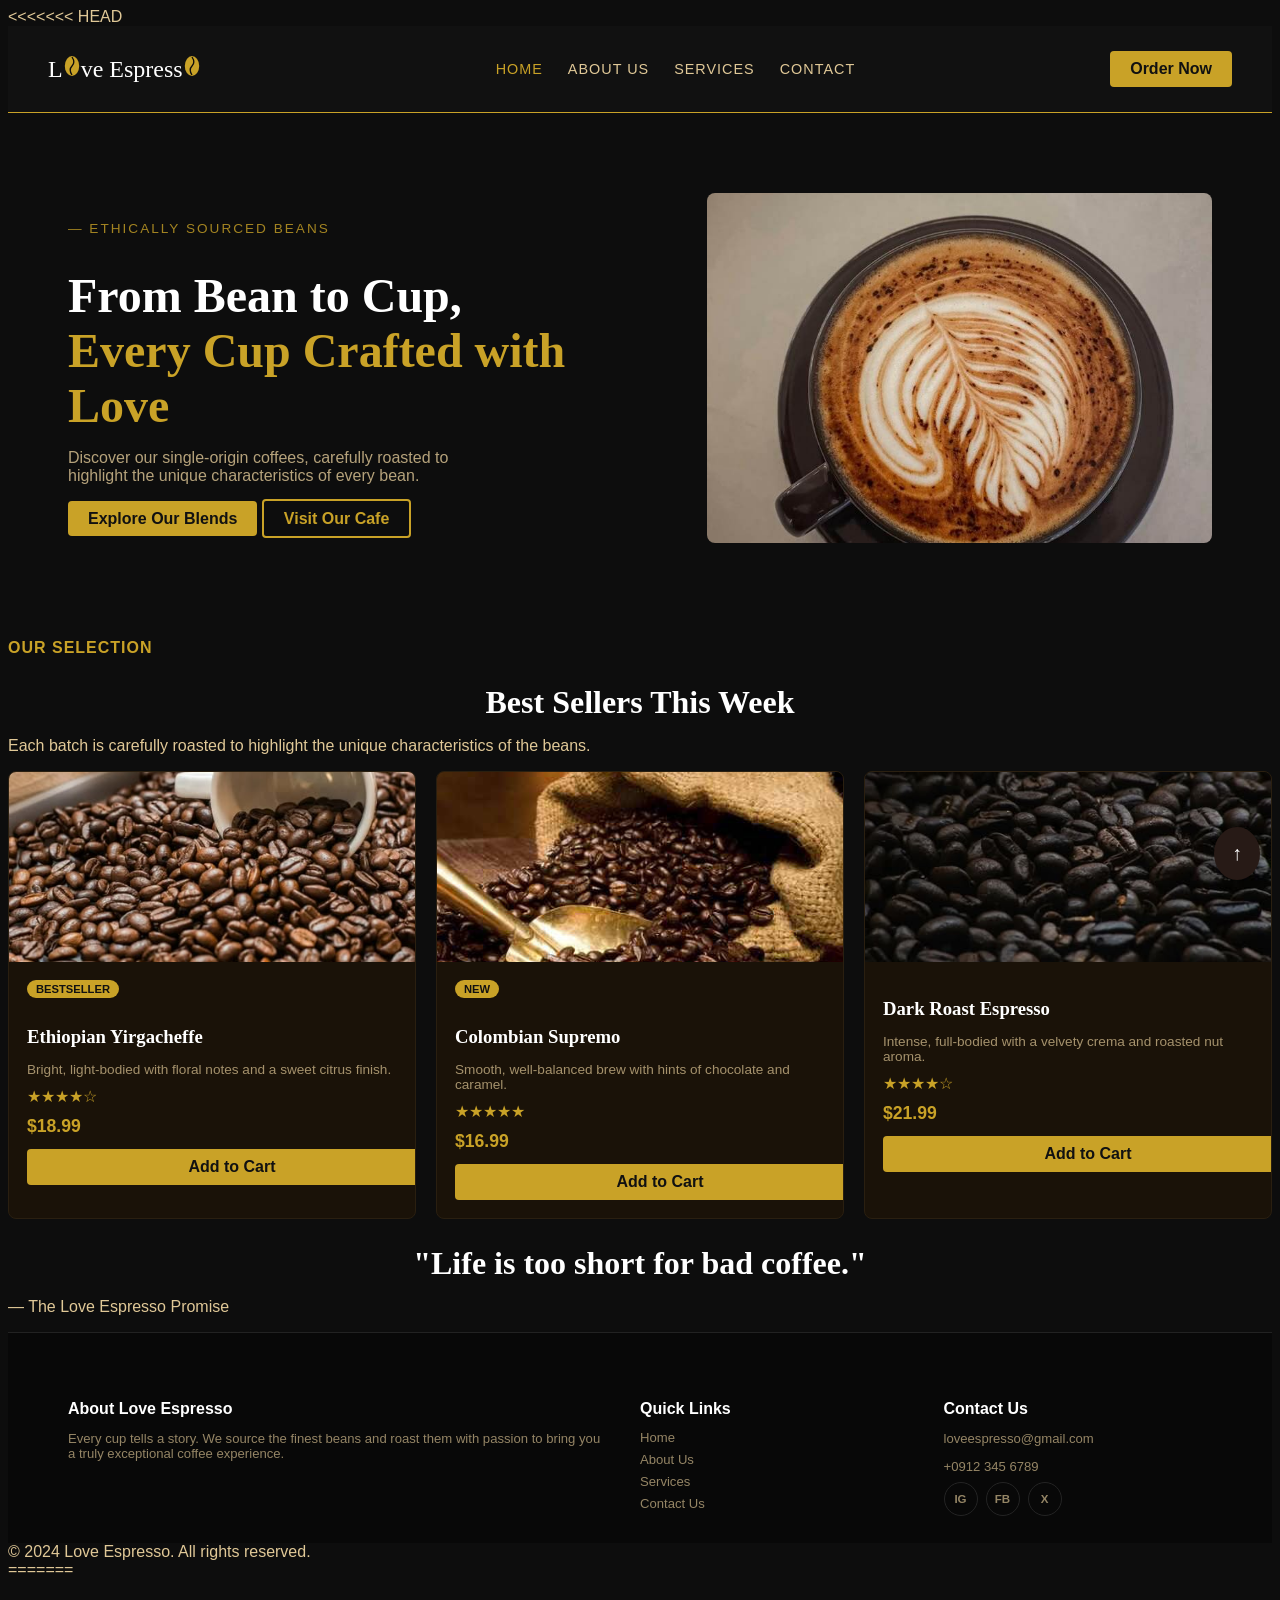
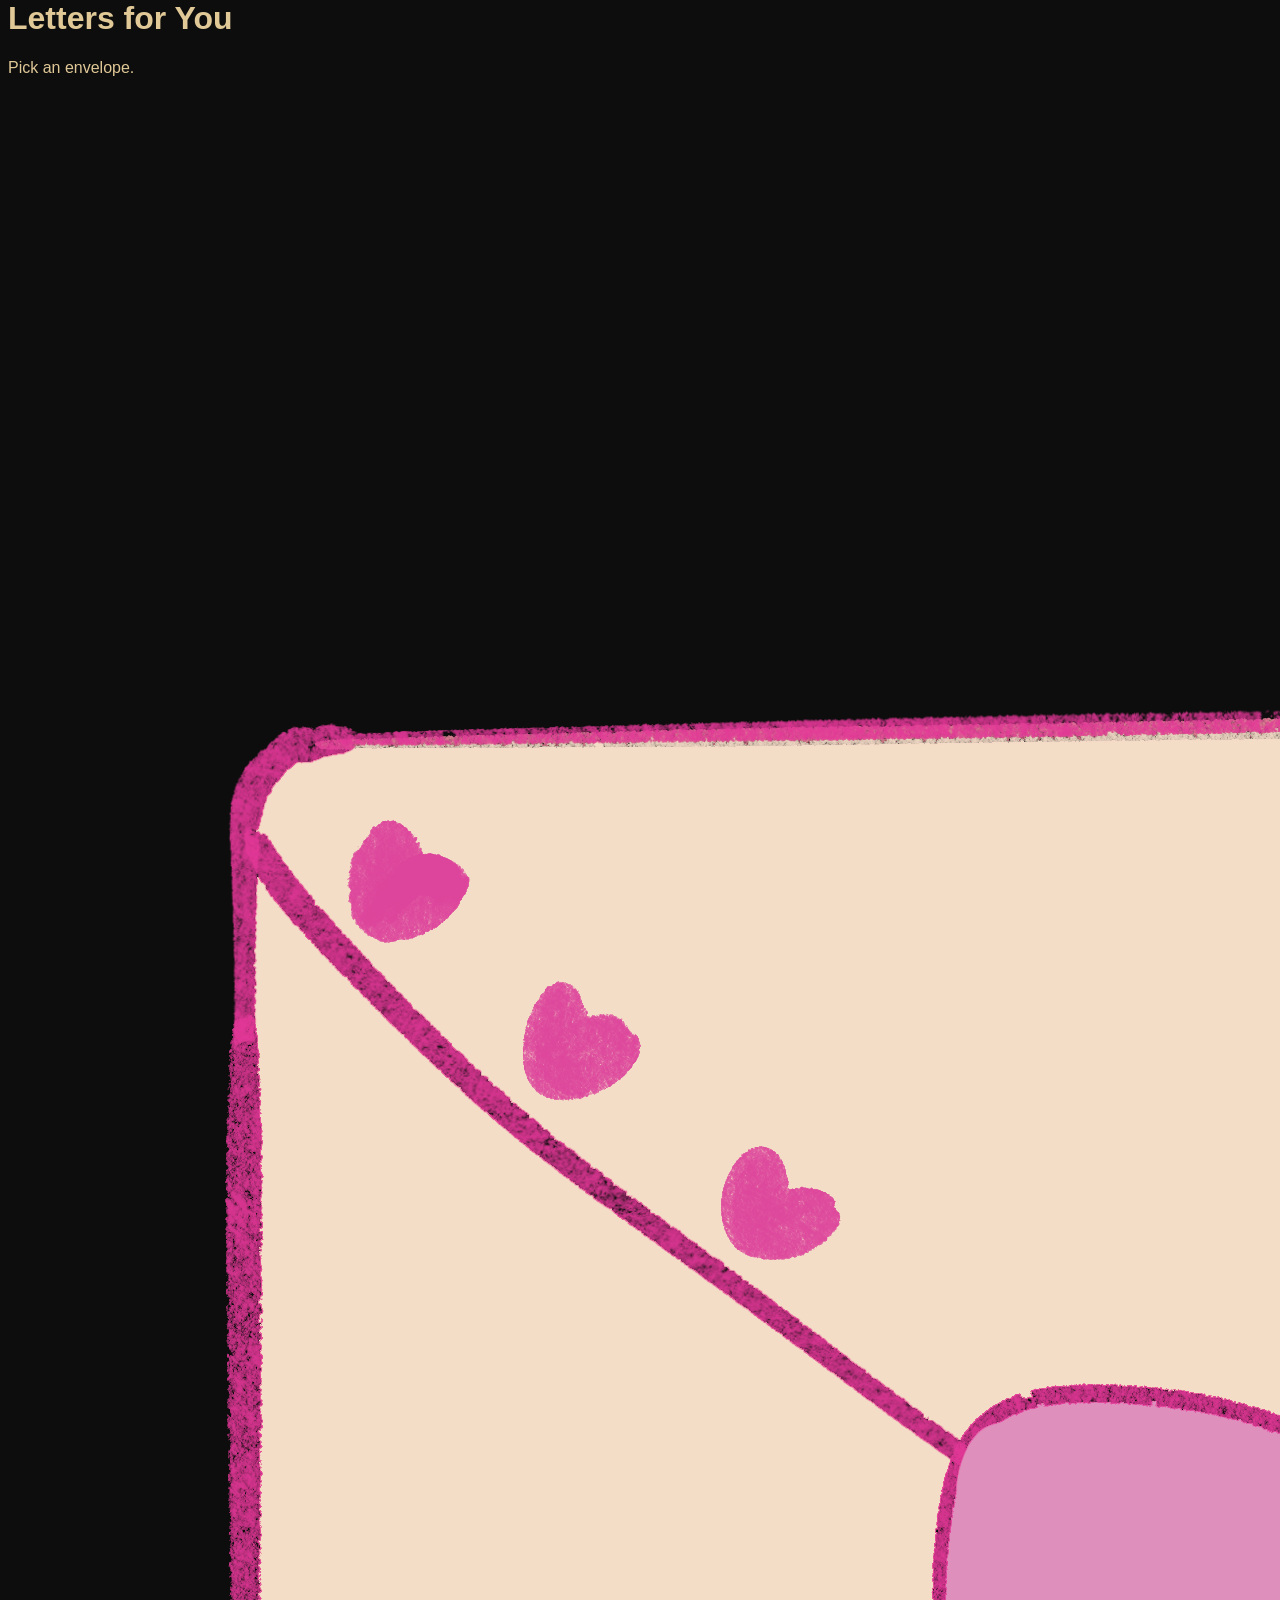
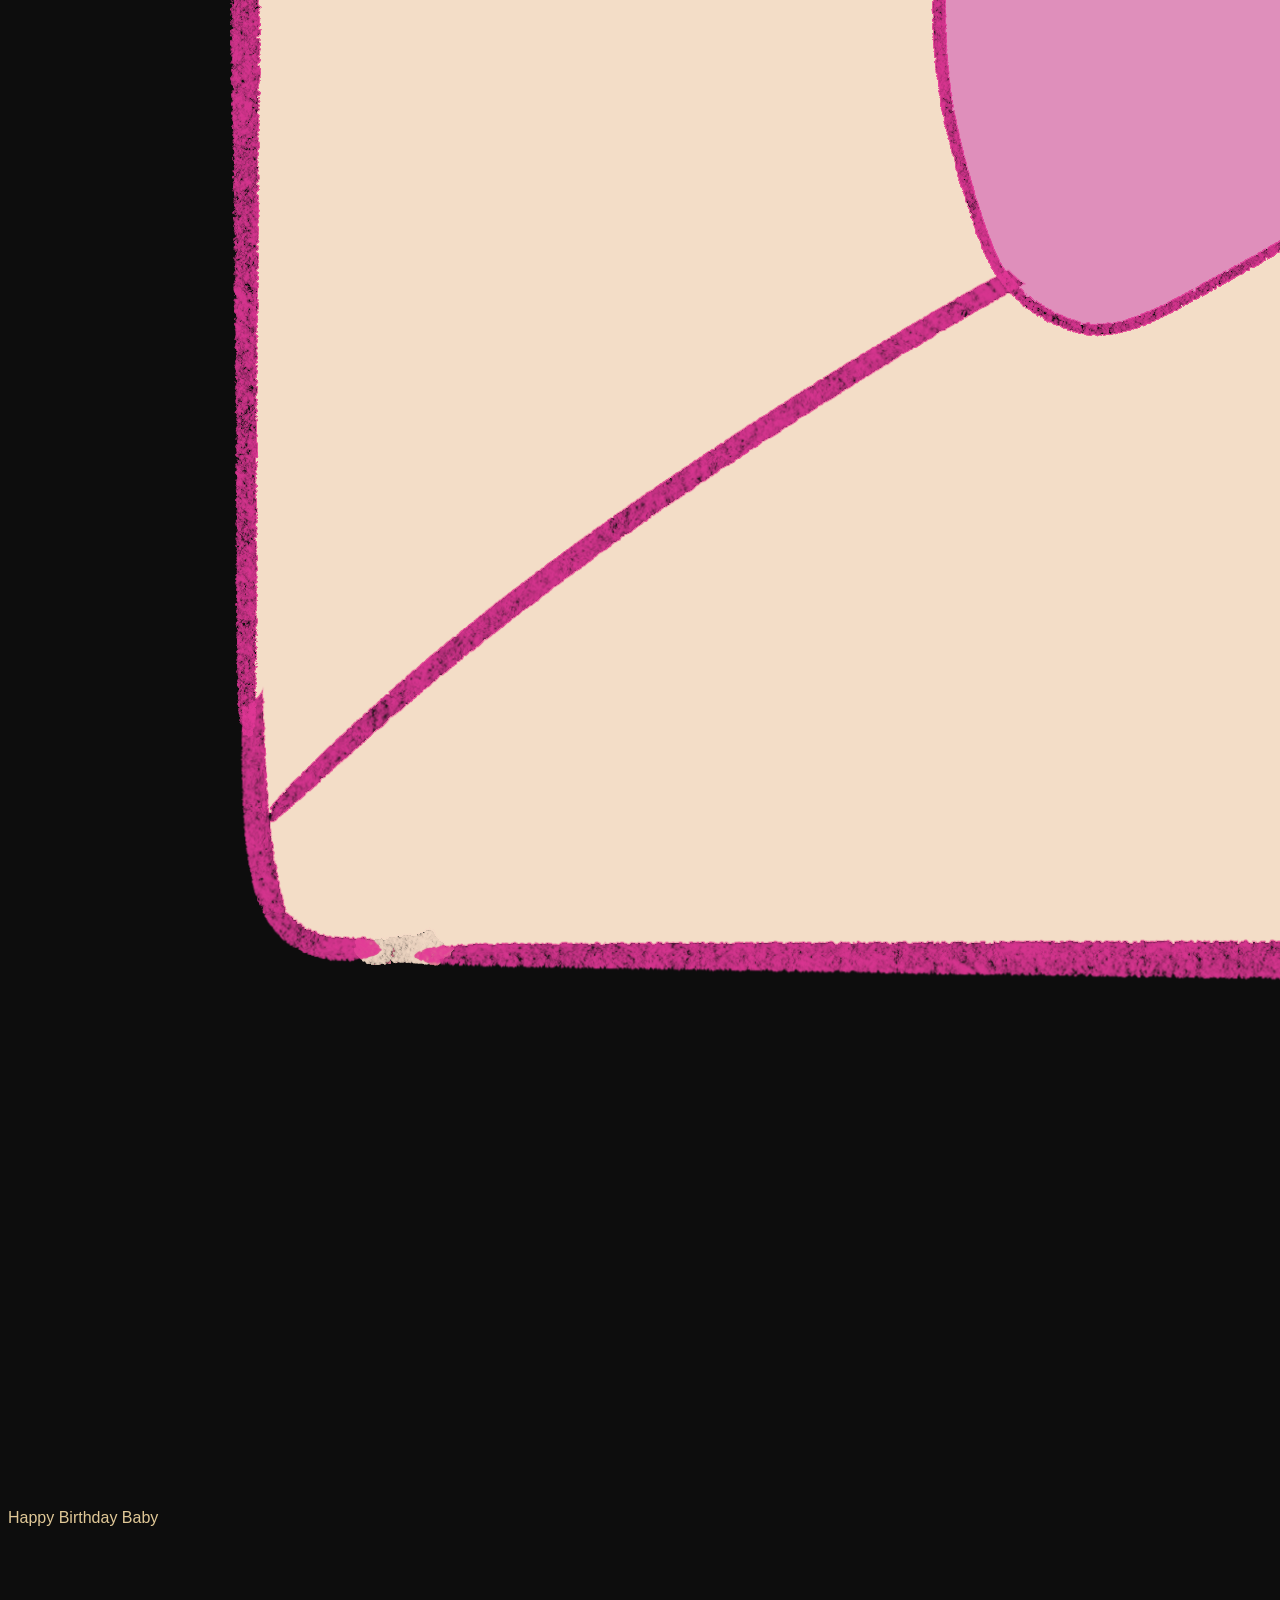
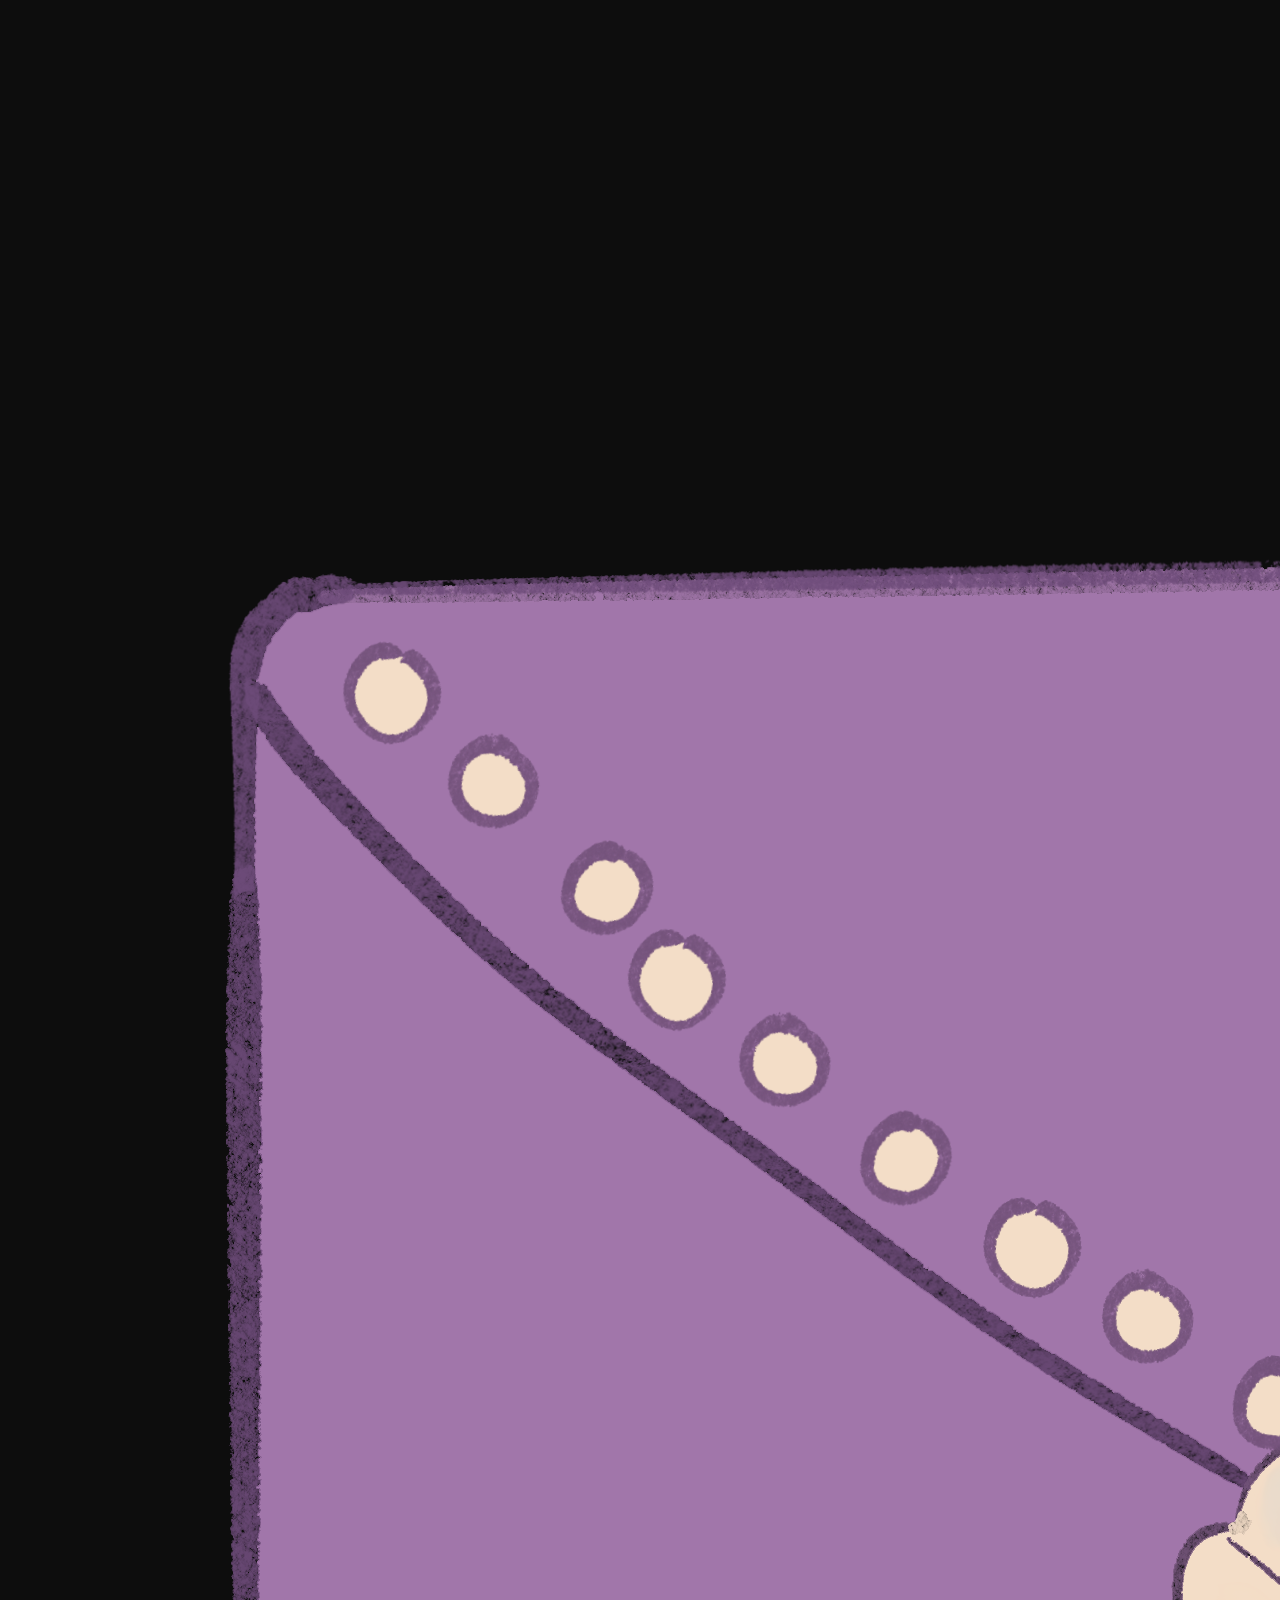
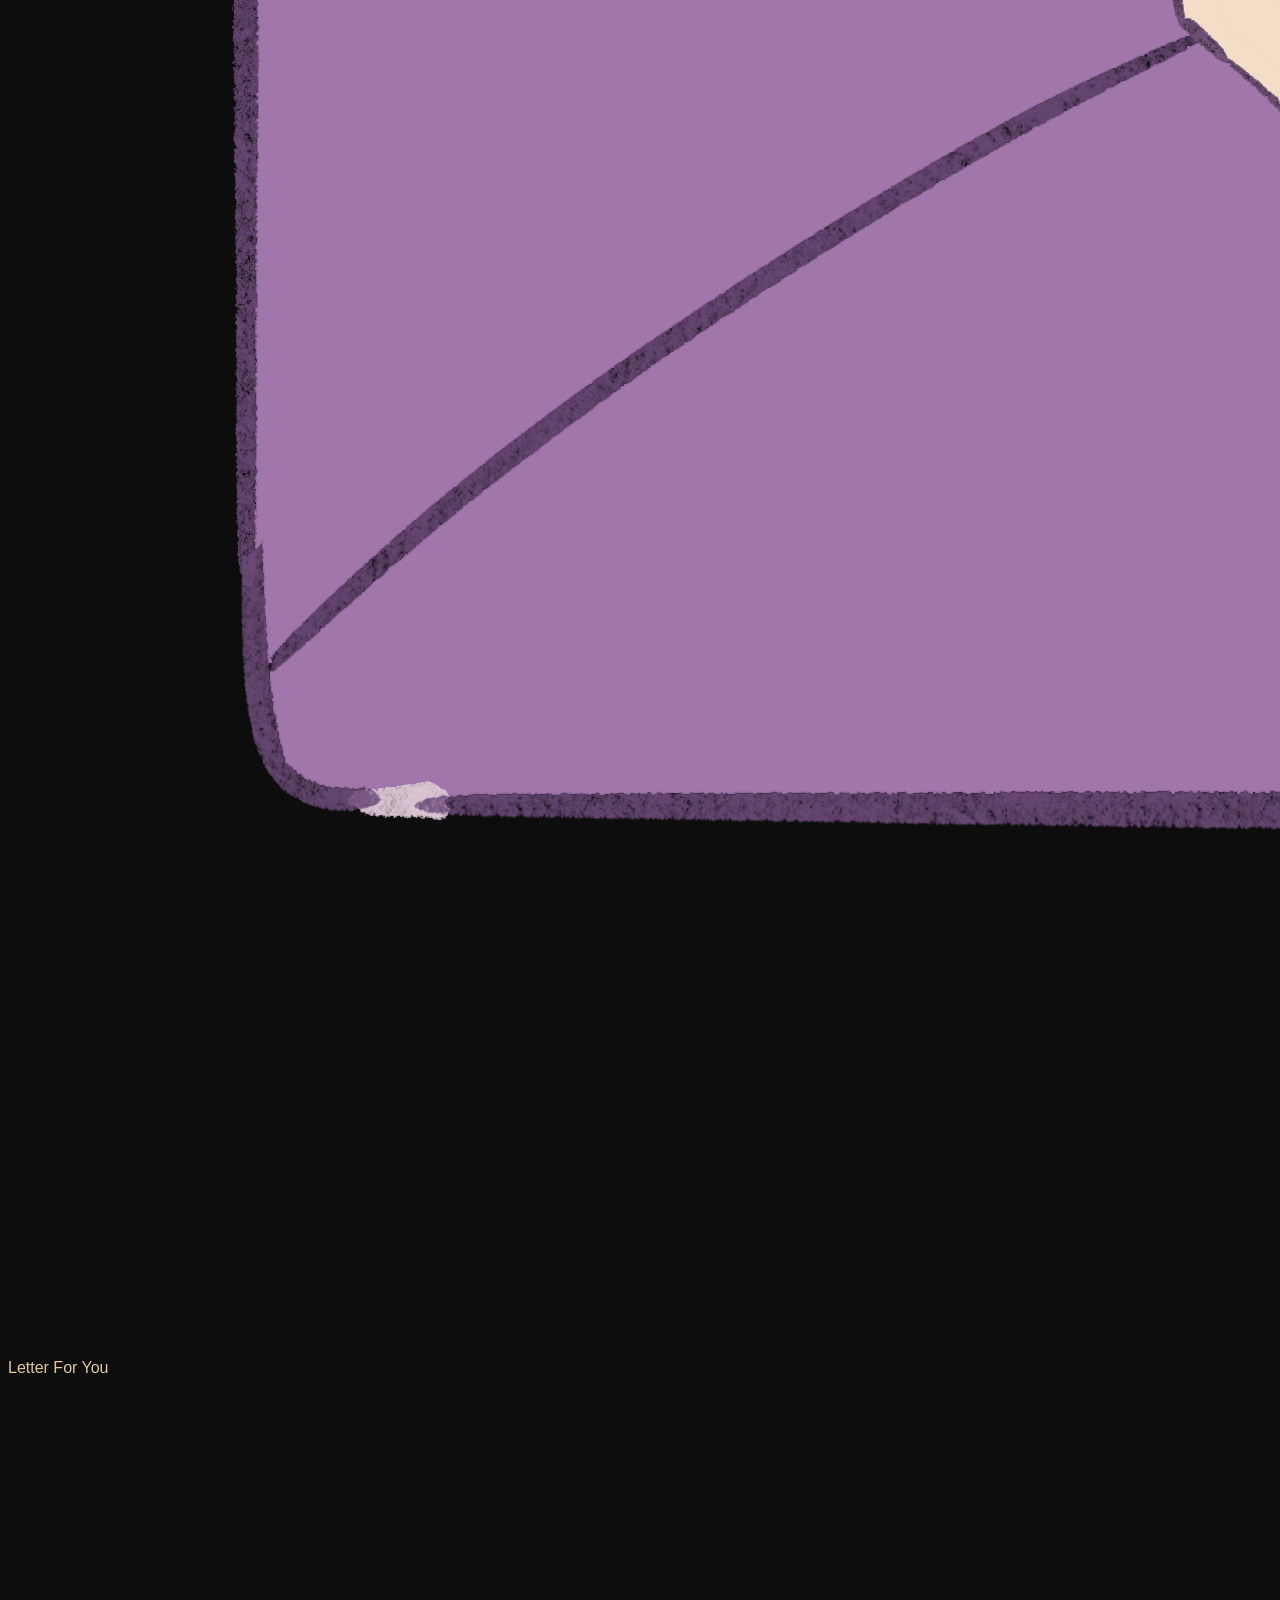
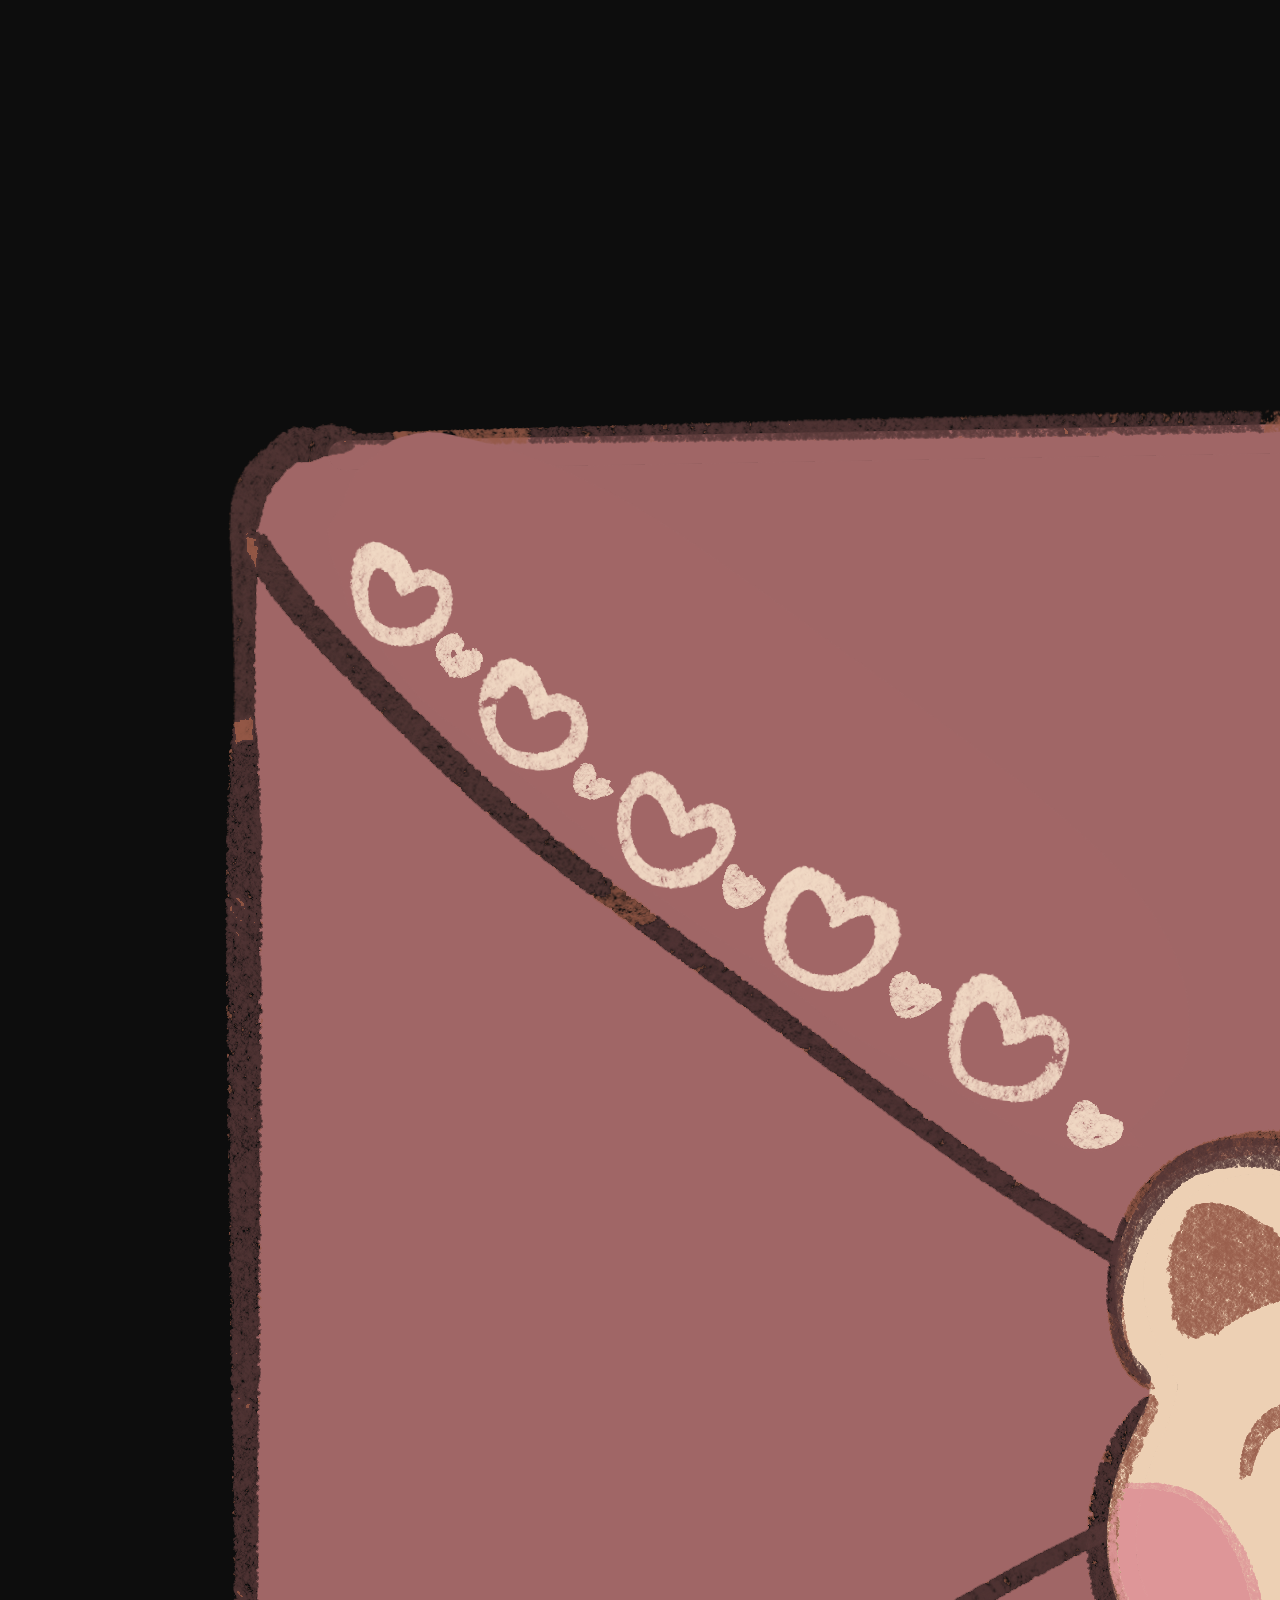
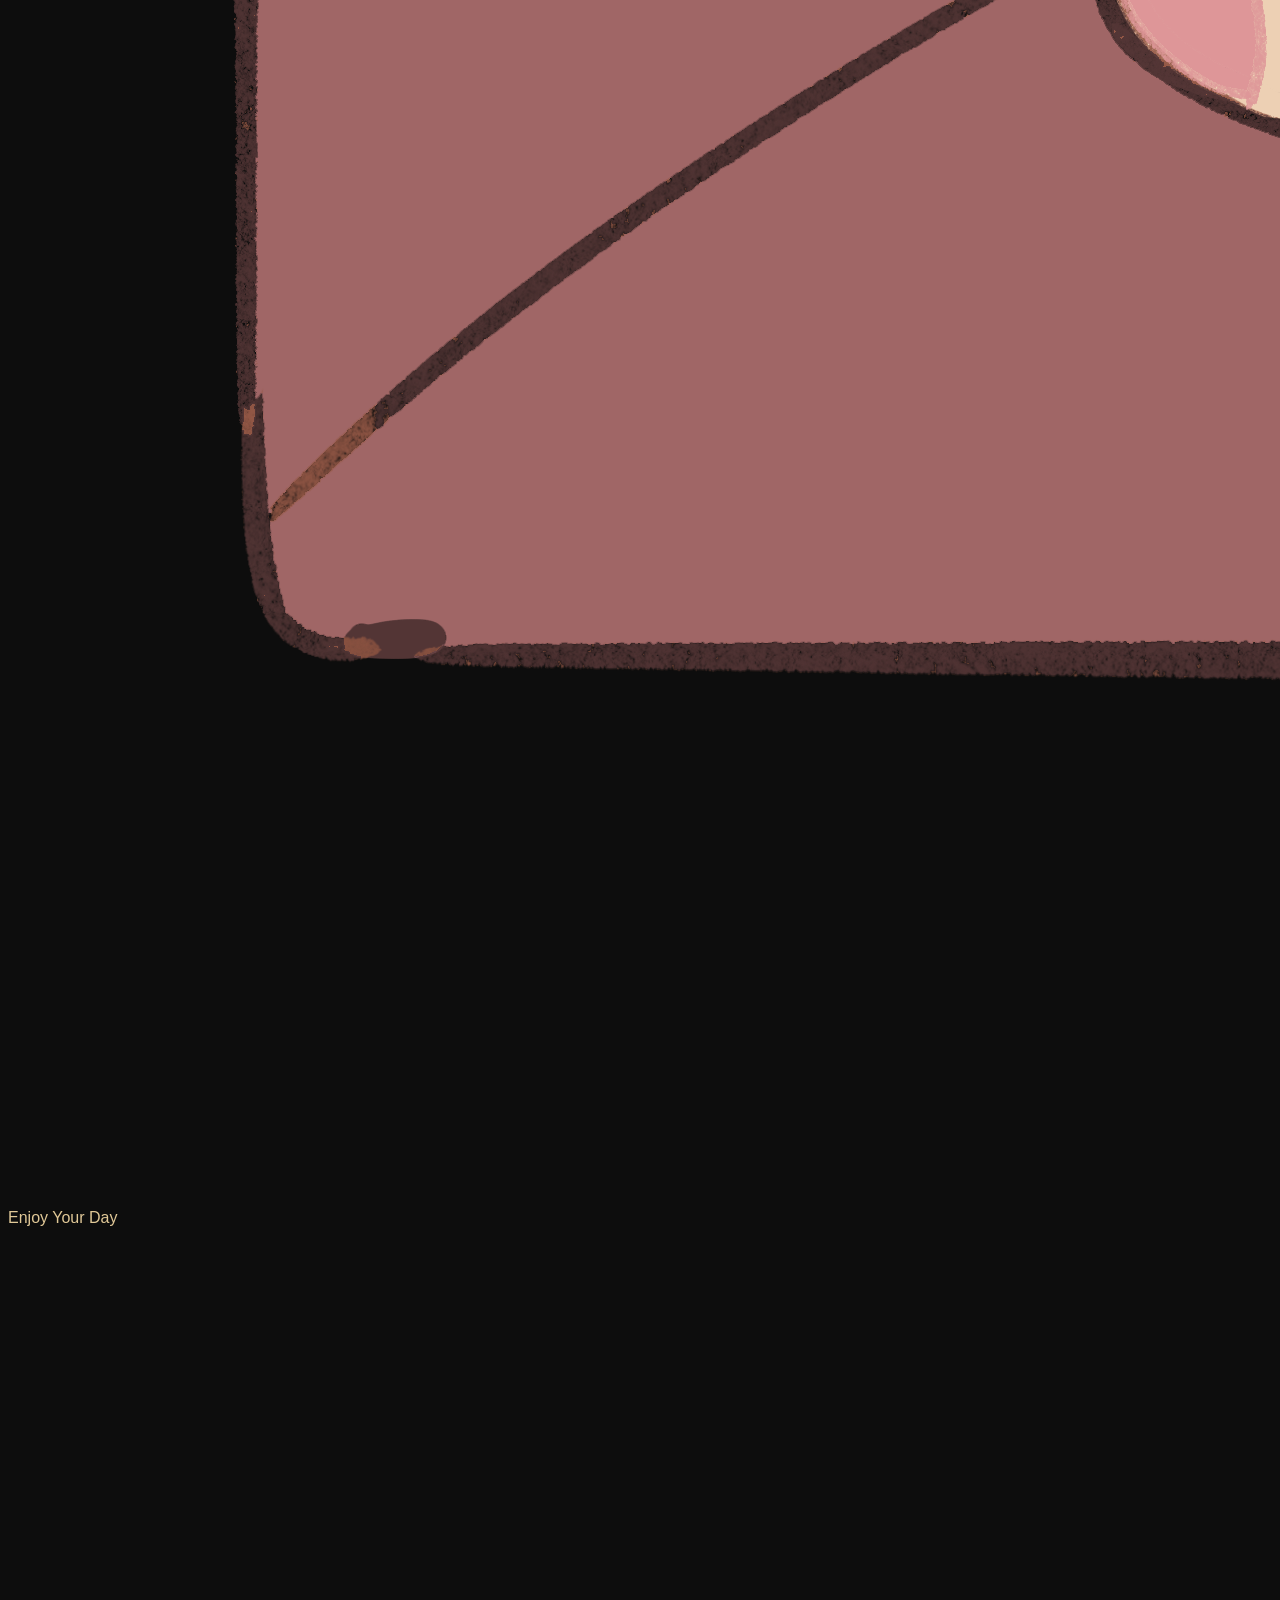
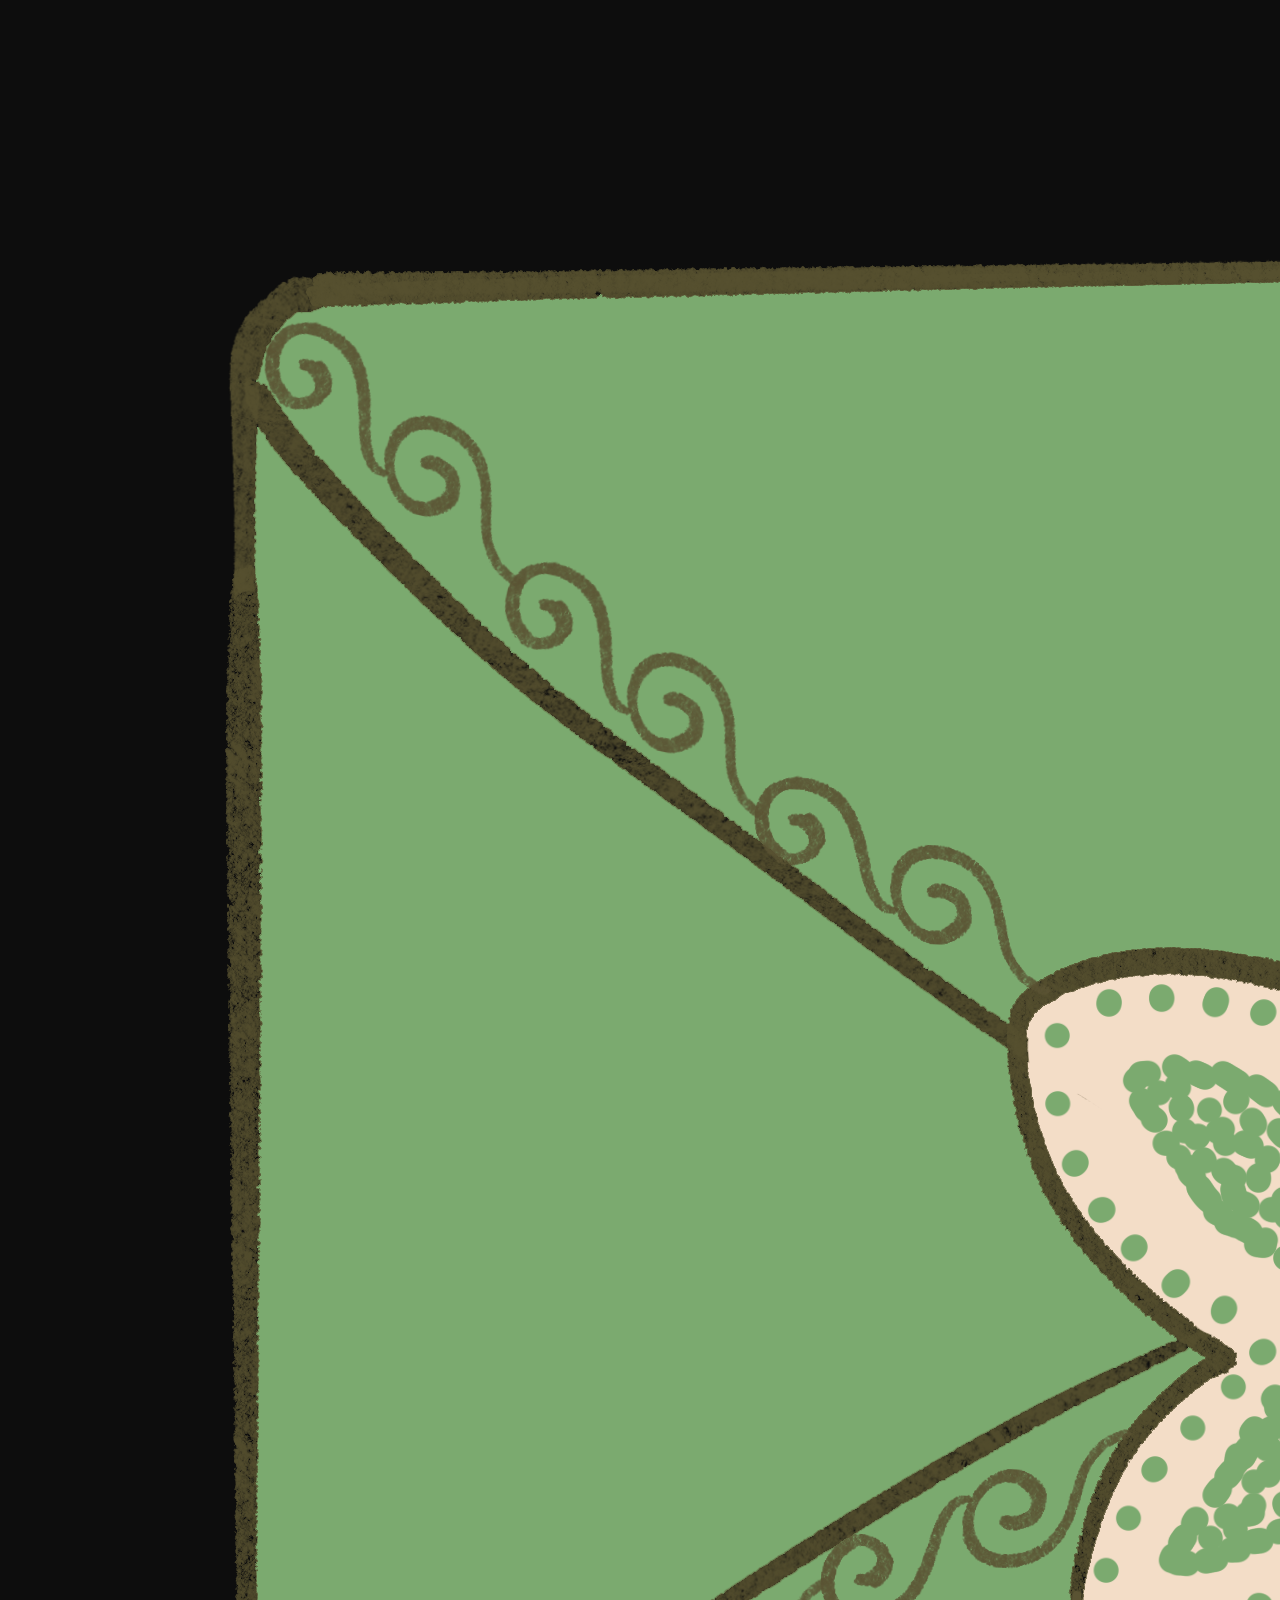
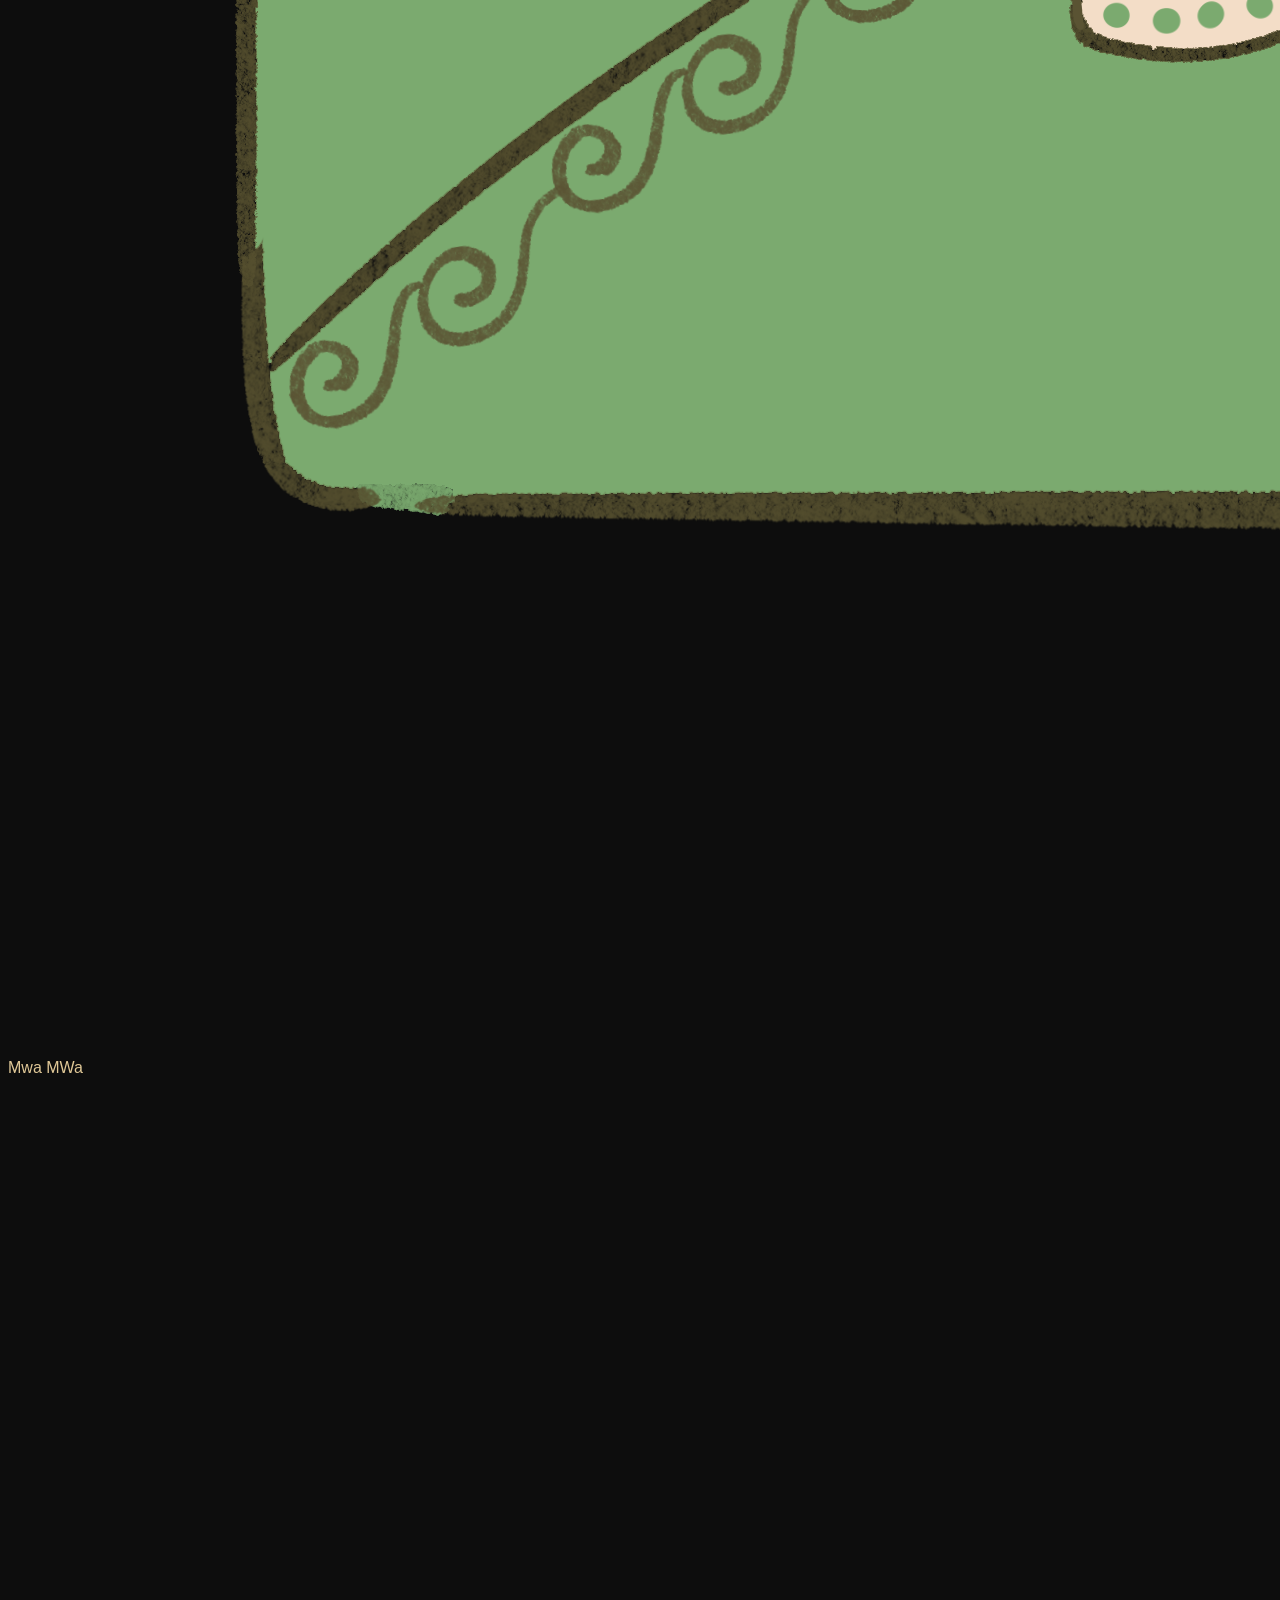
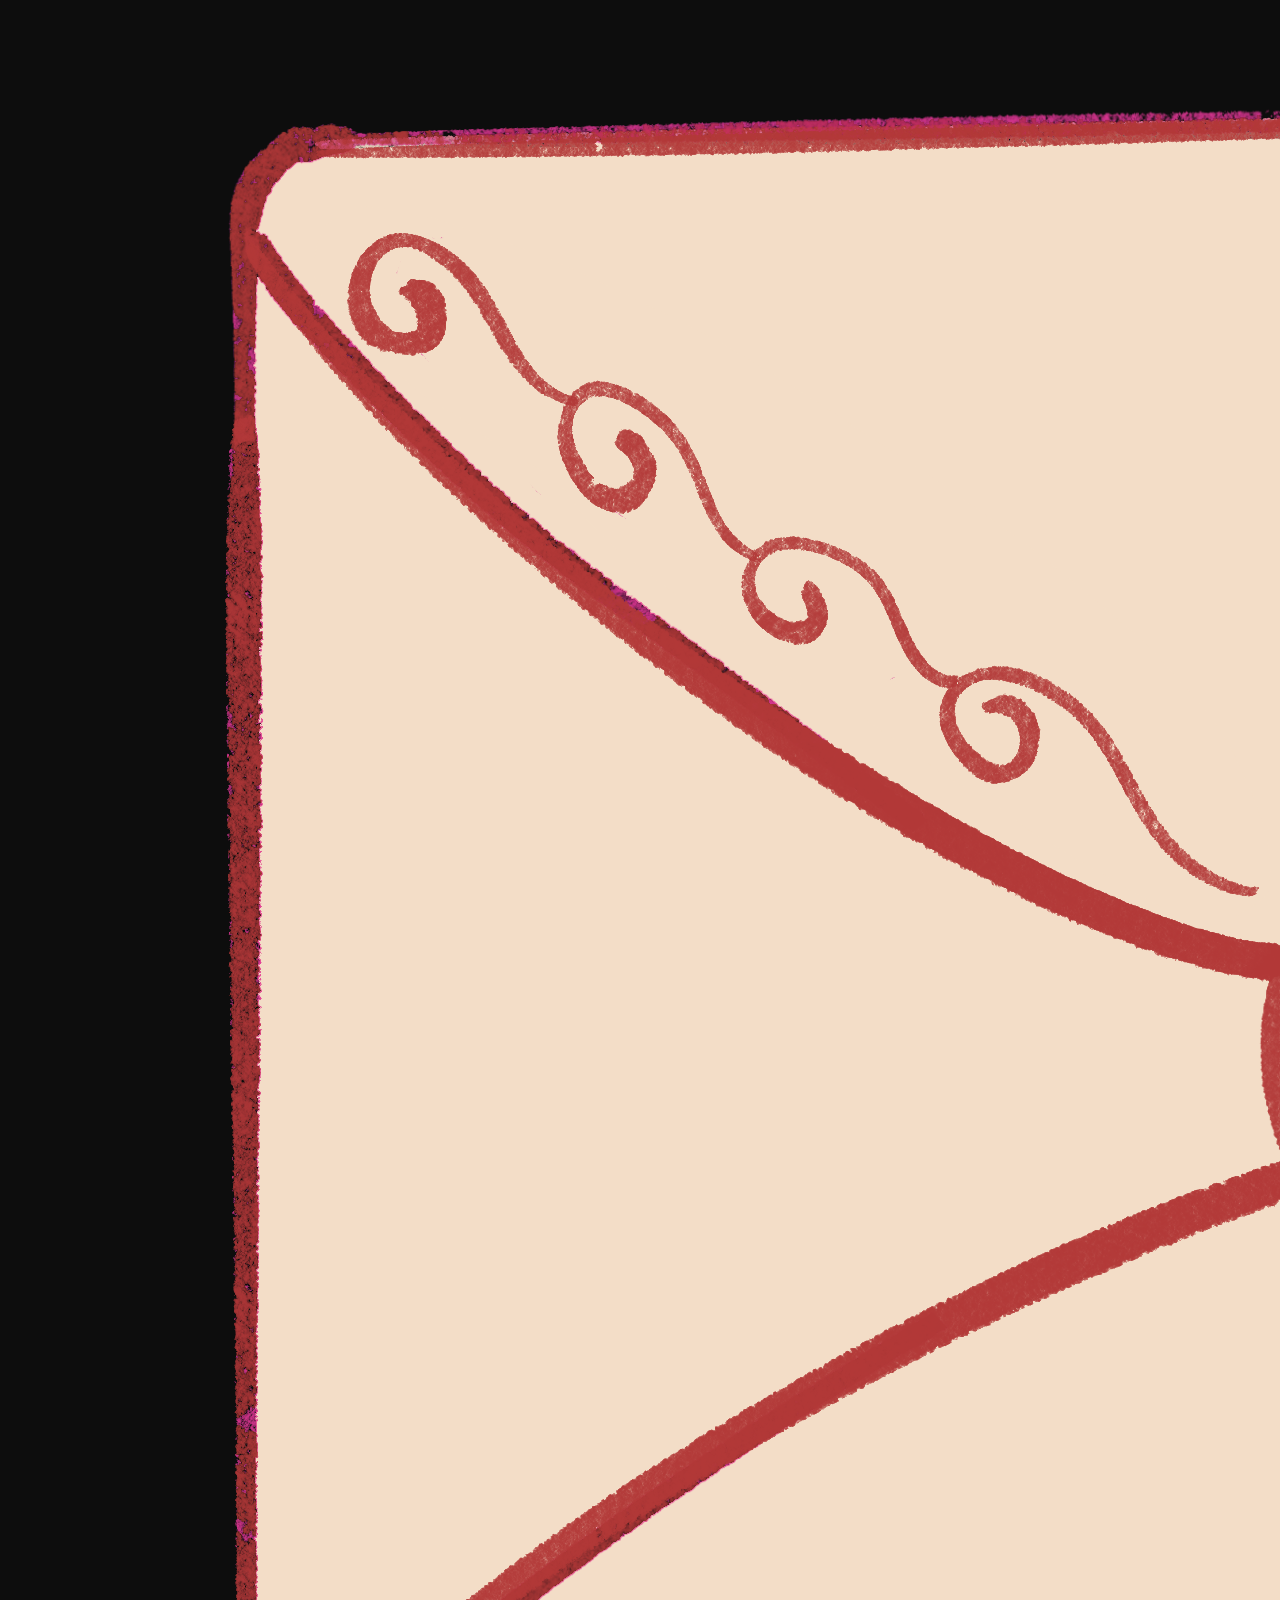
<file: index.html>
<<<<<<< HEAD
<!DOCTYPE html>
<html lang="en">
<head>
  <meta charset="UTF-8" />
  <meta name="viewport" content="width=device-width, initial-scale=1.0" />
  <title>Love Espresso | Home</title>
  <link rel="stylesheet" href="style.css">
</head>
<body>

  <nav>
    <a href="index.html" class="logo">
      L<svg width="18" height="22" viewBox="0 0 20 24" fill="none"><ellipse cx="10" cy="12" rx="8" ry="11" fill="#c9a227"/><path d="M10 2 Q14 8 10 12 Q6 16 10 22" stroke="#0d0d0d" stroke-width="1.5" fill="none"/></svg>ve
      Espress<svg width="18" height="22" viewBox="0 0 20 24" fill="none"><ellipse cx="10" cy="12" rx="8" ry="11" fill="#c9a227"/><path d="M10 2 Q14 8 10 12 Q6 16 10 22" stroke="#0d0d0d" stroke-width="1.5" fill="none"/></svg>
    </a>
    <ul>
      <li><a href="index.html" class="active">Home</a></li>
      <li><a href="about.html">About Us</a></li>
      <li><a href="services.html">Services</a></li>
      <li><a href="contact.html">Contact</a></li>
    </ul>
    <a href="contact.html" class="btn">Order Now</a>
  </nav>

  <!-- Hero -->
  <div class="hero">
    <div class="hero-text">
      <p style="color:#c9a227; letter-spacing:2px; text-transform:uppercase; font-size:0.85rem;">— Ethically Sourced Beans</p>
      <h1>From Bean to Cup,<span>Every Cup Crafted with Love</span></h1>
      <p>Discover our single-origin coffees, carefully roasted to highlight the unique characteristics of every bean.</p>
      <div class="buttons">
        <a href="services.html" class="btn">Explore Our Blends</a>
        <a href="about.html" class="btn btn-outline">Visit Our Cafe</a>
      </div>
    </div>
    <img src="latte.jpg" alt="Coffee Beans" style="width:45%; border-radius:8px; height:350px; object-fit:cover;">
  </div>

  <!-- Best Sellers -->
  <section>
    <p class="subtitle" style="color:#c9a227; font-weight:600; text-transform:uppercase; letter-spacing:1px;">Our Selection</p>
    <h2>Best Sellers This Week</h2>
    <p class="subtitle">Each batch is carefully roasted to highlight the unique characteristics of the beans.</p>

    <div class="cards">
      <div class="card">
        <img src="ethiopian.jpg" alt="Ethiopian Yirgacheffe">
        <div class="card-body">
          <span class="badge">BESTSELLER</span>
          <h3>Ethiopian Yirgacheffe</h3>
          <p>Bright, light-bodied with floral notes and a sweet citrus finish.</p>
          <div class="stars">★★★★☆</div>
          <div class="price">$18.99</div>
          <a href="contact.html" class="btn" style="width:100%; display:block; text-align:center;">Add to Cart</a>
        </div>
      </div>

      <div class="card">
        <img src="colombian.jpg" alt="Colombian Supremo">
        <div class="card-body">
          <span class="badge">NEW</span>
          <h3>Colombian Supremo</h3>
          <p>Smooth, well-balanced brew with hints of chocolate and caramel.</p>
          <div class="stars">★★★★★</div>
          <div class="price">$16.99</div>
          <a href="contact.html" class="btn" style="width:100%; display:block; text-align:center;">Add to Cart</a>
        </div>
      </div>

      <div class="card">
        <img src="dark roast.jpg" alt="Dark Roast Espresso">
        <div class="card-body">
          <h3>Dark Roast Espresso</h3>
          <p>Intense, full-bodied with a velvety crema and roasted nut aroma.</p>
          <div class="stars">★★★★☆</div>
          <div class="price">$21.99</div>
          <a href="contact.html" class="btn" style="width:100%; display:block; text-align:center;">Add to Cart</a>
        </div>
      </div>
    </div>
  </section>

  <!-- Quote -->
  <div class="quote-bar">
    <h2>"Life is too short for bad coffee."</h2>
    <p>— The Love Espresso Promise</p>
  </div>

  <!-- Footer -->
  <footer>
    <div>
      <h4>About Love Espresso</h4>
      <p>Every cup tells a story. We source the finest beans and roast them with passion to bring you a truly exceptional coffee experience.</p>
    </div>
    <div>
      <h4>Quick Links</h4>
      <a href="index.html">Home</a>
      <a href="about.html">About Us</a>
      <a href="services.html">Services</a>
      <a href="contact.html">Contact Us</a>
    </div>
    <div>
      <h4>Contact Us</h4>
      <p>loveespresso@gmail.com</p>
      <p>+0912 345 6789</p>
      <div class="foot-socials">
        <a href="https://instagram.com/loveespresso" target="_blank">IG</a>
        <a href="https://facebook.com/loveespresso" target="_blank">FB</a>
        <a href="https://twitter.com/loveespresso" target="_blank">X</a>
      </div>
    </div>
  </footer>
  <div class="footer-bottom">&copy; 2024 Love Espresso. All rights reserved.</div>
<a href="#" id="scrollTopBtn">↑</a>
</body>
=======
<!doctype html>
<html lang="en">
    <head>
        <meta charset="UTF-8" />
        <meta name="viewport" content="width=device-width, initial-scale=1.0" />

        <title>Open When Letters</title>

        <link rel="stylesheet" href="style.css"/>
    </head>

    <body>
        <main class="home">
            <h1>Letters for You</h1>
            <p>Pick an envelope.</p>

            <section class="envelope-grid">
                <a href="letter.html?letter=miss-you" class="envelope">
                    <img src="miss-you.png" alt="Open When You Miss Me" />
                    <p>Happy Birthday Baby</p>
                </a>
                <a href="letter.html?letter=bad-day" class="envelope">
                    <img src="bad-day.png" alt="Open When You're Having A Bad Day" />
                    <p>Letter For You</p>
                </a>
                <a href="letter.html?letter=need-a-hug" class="envelope">
                    <img src="need-a-hug.png" alt="Open When Need A Hug" />
                    <p>Enjoy Your Day</p>
                </a>
                <a href="letter.html?letter=cant-sleep" class="envelope">
                    <img src="cant-sleep.png" alt="Open When You Can't Sleep" />
                    <p>Mwa MWa</p>
                </a>
                <a href="letter.html?letter=love-you" class="envelope">
                    <img src="love-you.png" alt="Open When Need To Know I Love You" />
                    <p>I Love You</p>
                </a>
                <a href="letter.html?letter=thinking-of-you" class="envelope">
                    <img src="thinking-of-you.png" alt="Open When You're Thinking Of Me" />
                    <p>You're Thinking of Me</p>
                </a>

            </section>
        </main>
    </body>

>>>>>>> fb1fbdf (initial commit)
</html>
</file>
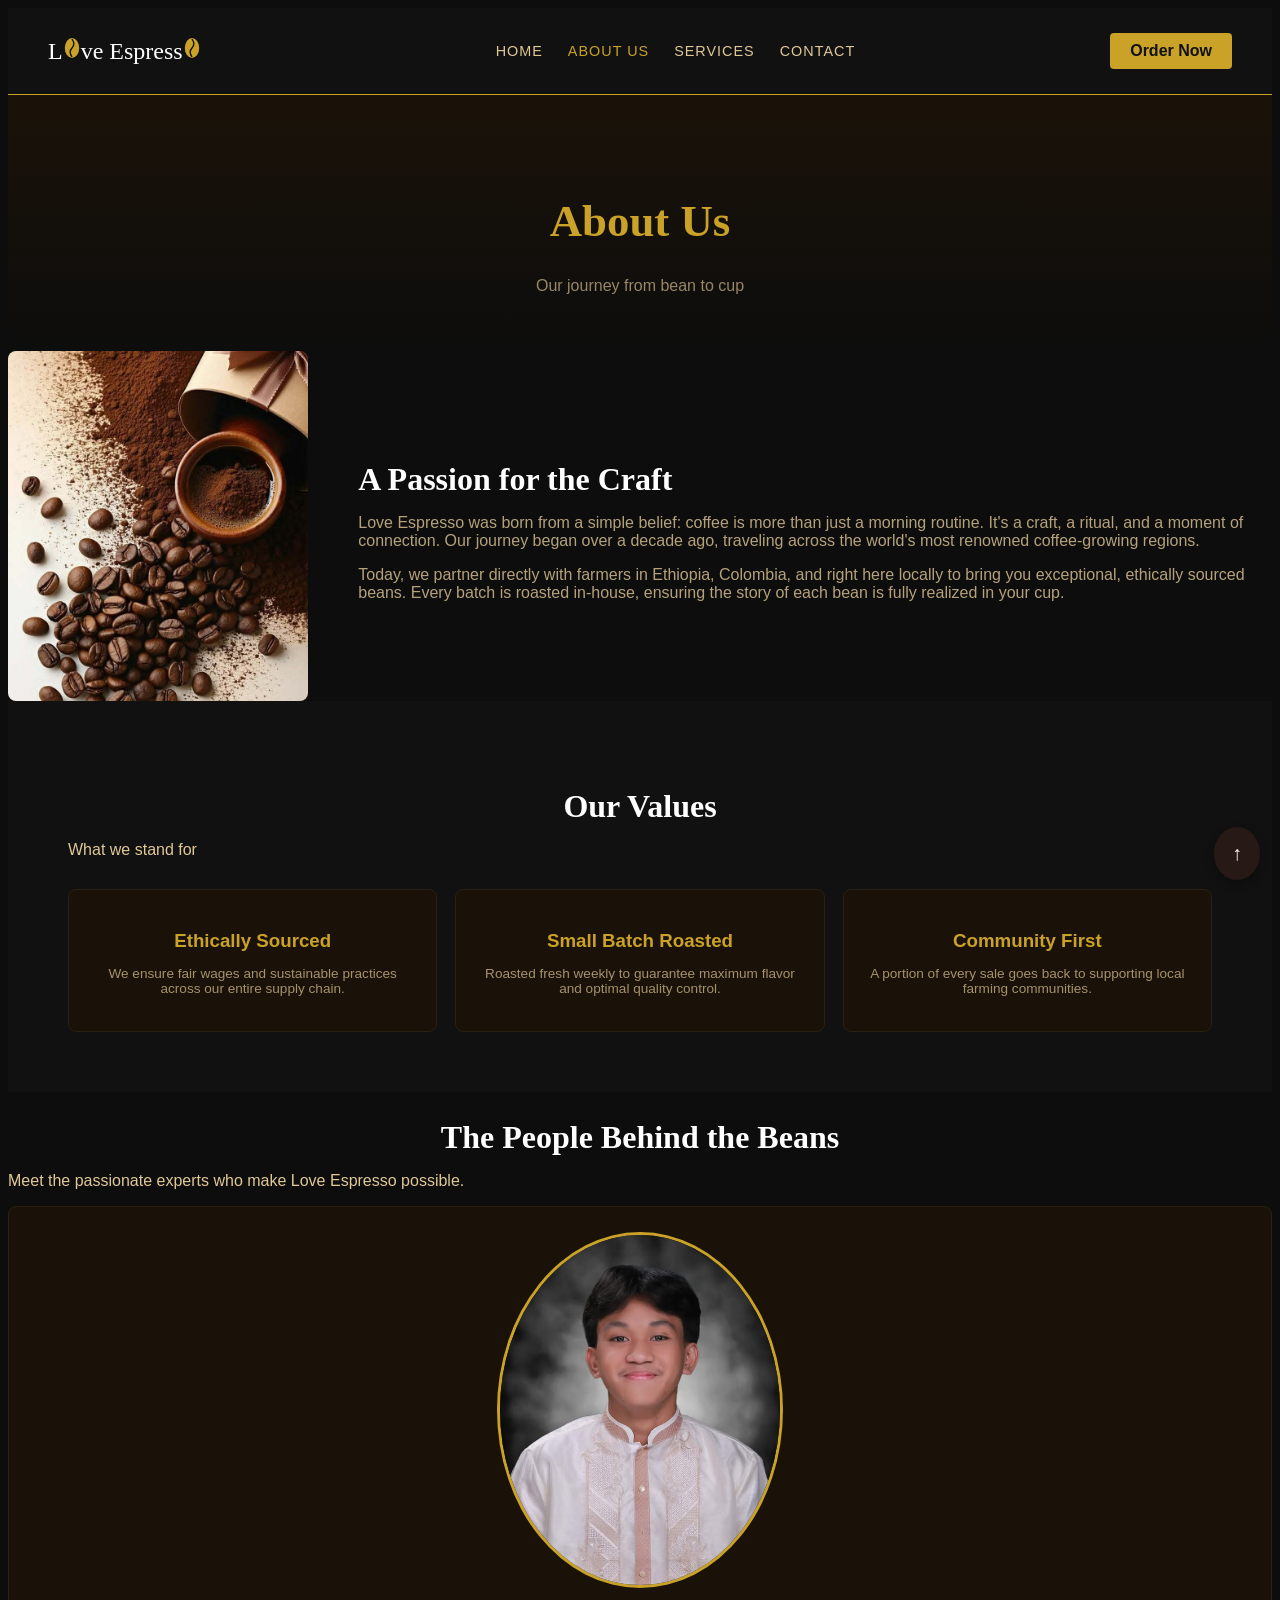
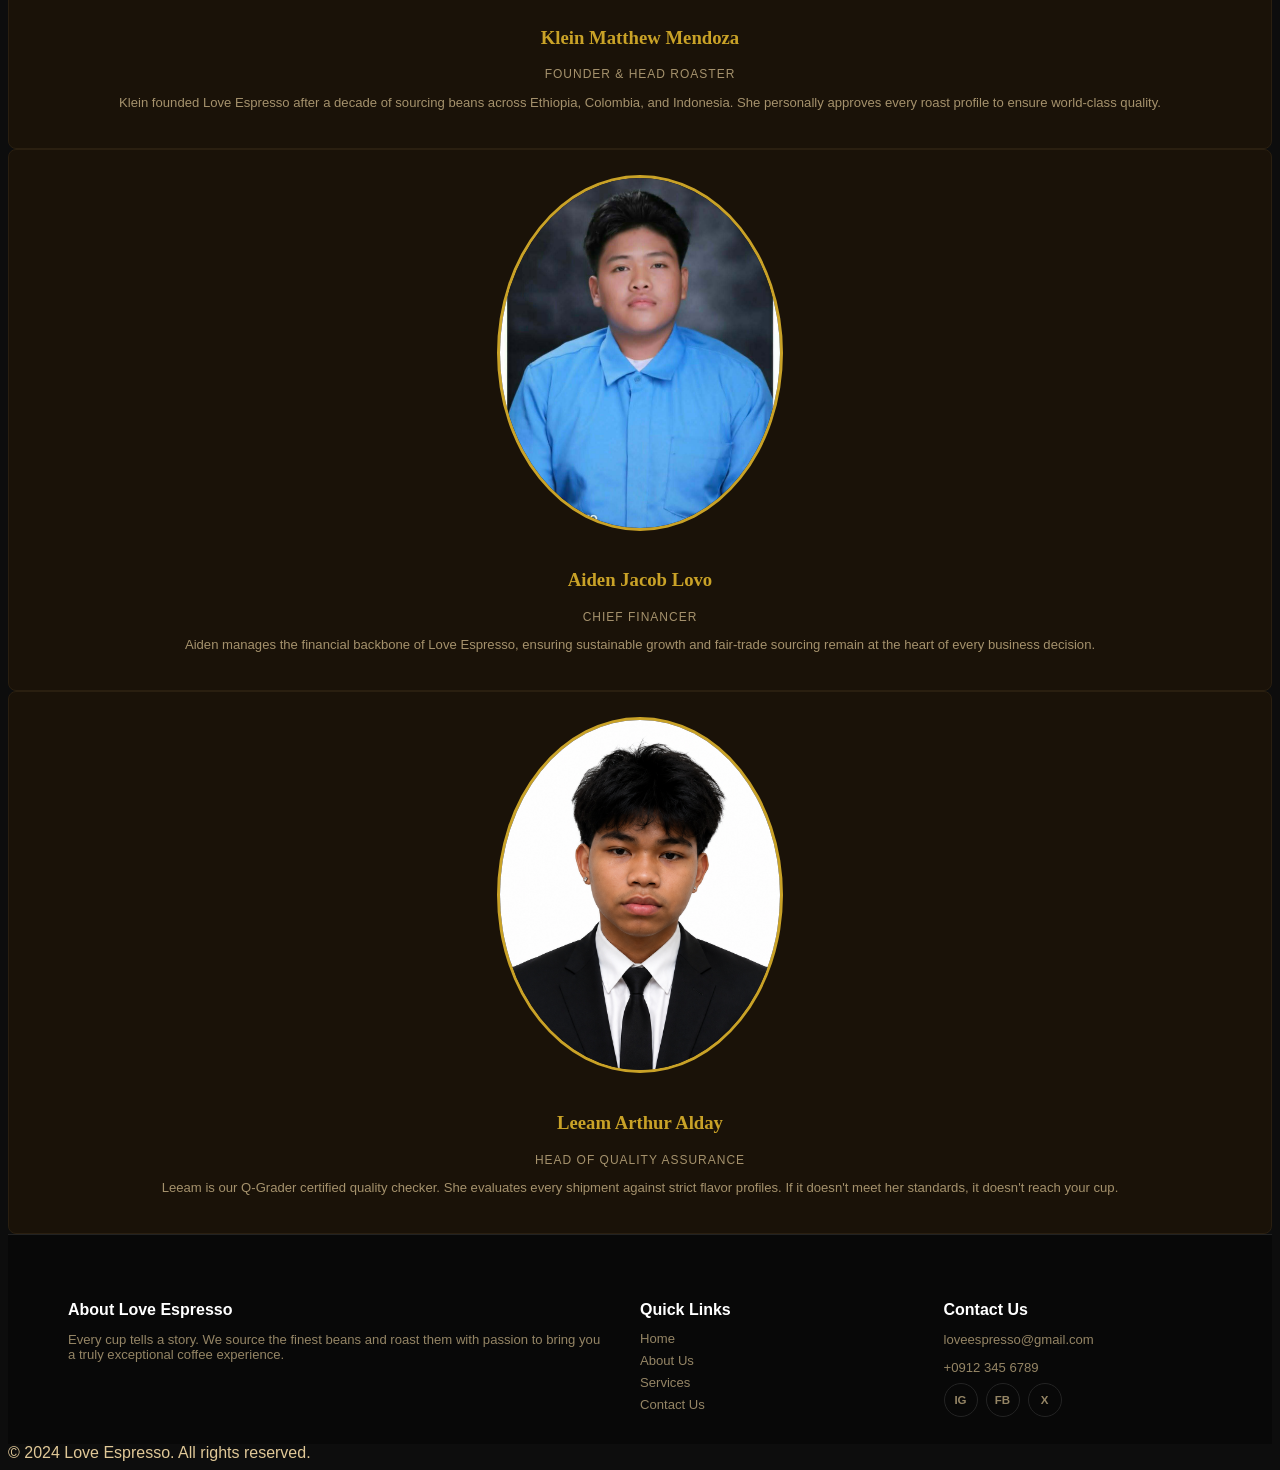
<file: about.html>
<!DOCTYPE html>
<html lang="en">
<head>
  <meta charset="UTF-8" />
  <meta name="viewport" content="width=device-width, initial-scale=1.0" />
  <title>Love Espresso | About Us</title>
  <link rel="stylesheet" href="style.css">

</head>
<body>

  <nav>
    <a href="index.html" class="logo">
      L<svg width="18" height="22" viewBox="0 0 20 24" fill="none"><ellipse cx="10" cy="12" rx="8" ry="11" fill="#c9a227"/><path d="M10 2 Q14 8 10 12 Q6 16 10 22" stroke="#0d0d0d" stroke-width="1.5" fill="none"/></svg>ve
      Espress<svg width="18" height="22" viewBox="0 0 20 24" fill="none"><ellipse cx="10" cy="12" rx="8" ry="11" fill="#c9a227"/><path d="M10 2 Q14 8 10 12 Q6 16 10 22" stroke="#0d0d0d" stroke-width="1.5" fill="none"/></svg>
    </a>
    <ul>
      <li><a href="index.html">Home</a></li>
      <li><a href="about.html" class="active">About Us</a></li>
      <li><a href="services.html">Services</a></li>
      <li><a href="contact.html">Contact</a></li>
    </ul>
    <a href="contact.html" class="btn">Order Now</a>
  </nav>

  <div class="page-header">
    <h1>About Us</h1>
    <p>Our journey from bean to cup</p>
  </div>

  <!-- Story -->
  <section style="display:flex; gap:50px; align-items:center;">
    <img src="ehe.jpg" alt="Coffee Beans" style="width:45%; border-radius:8px; height:350px; object-fit:cover;">
    <div>
      <h2 style="text-align:left; margin-bottom:15px;">A Passion for the Craft</h2>
      <p style="opacity:0.8; margin-bottom:15px;">Love Espresso was born from a simple belief: coffee is more than just a morning routine. It's a craft, a ritual, and a moment of connection. Our journey began over a decade ago, traveling across the world's most renowned coffee-growing regions.</p>
      <p style="opacity:0.8;">Today, we partner directly with farmers in Ethiopia, Colombia, and right here locally to bring you exceptional, ethically sourced beans. Every batch is roasted in-house, ensuring the story of each bean is fully realized in your cup.</p>
    </div>
  </section>

  <!-- Values -->
  <section style="background:#111; padding:60px;">
    <h2>Our Values</h2>
    <p class="subtitle">What we stand for</p>
    <div class="values">
      <div class="value-box">
        <h3>Ethically Sourced</h3>
        <p>We ensure fair wages and sustainable practices across our entire supply chain.</p>
      </div>
      <div class="value-box">
        <h3>Small Batch Roasted</h3>
        <p>Roasted fresh weekly to guarantee maximum flavor and optimal quality control.</p>
      </div>
      <div class="value-box">
        <h3>Community First</h3>
        <p>A portion of every sale goes back to supporting local farming communities.</p>
      </div>
    </div>
  </section>

  <!-- Team -->
  <section>
    <h2>The People Behind the Beans</h2>
    <p class="subtitle">Meet the passionate experts who make Love Espresso possible.</p>

    <div class="team-grid">
      <div class="team-card">
        <img src="matt.jpg" alt="Maria Santos">
        <h3>Klein Matthew Mendoza</h3>
        <p class="role">Founder & Head Roaster</p>
        <p>Klein founded Love Espresso after a decade of sourcing beans across Ethiopia, Colombia, and Indonesia. She personally approves every roast profile to ensure world-class quality.</p>
      </div>

      <div class="team-card">
        <img src="deden.jpg" alt="Aiden Jacob Lovo">
        <h3>Aiden Jacob Lovo</h3>
        <p class="role">Chief Financer</p>
        <p>Aiden manages the financial backbone of Love Espresso, ensuring sustainable growth and fair-trade sourcing remain at the heart of every business decision.</p>
      </div>

      <div class="team-card">
        <img src="leeam.png" alt="Yuki Tanaka">
        <h3>Leeam Arthur Alday</h3>
        <p class="role">Head of Quality Assurance</p>
        <p>Leeam is our Q-Grader certified quality checker. She evaluates every shipment against strict flavor profiles. If it doesn't meet her standards, it doesn't reach your cup.</p>
      </div>
    </div>
  </section>

  <!-- Footer -->
  <footer>
    <div>
      <h4>About Love Espresso</h4>
      <p>Every cup tells a story. We source the finest beans and roast them with passion to bring you a truly exceptional coffee experience.</p>
    </div>
    <div>
      <h4>Quick Links</h4>
      <a href="index.html">Home</a>
      <a href="about.html">About Us</a>
      <a href="services.html">Services</a>
      <a href="contact.html">Contact Us</a>
    </div>
    <div>
      <h4>Contact Us</h4>
      <p>loveespresso@gmail.com</p>
      <p>+0912 345 6789</p>
      <div class="foot-socials">
        <a href="https://instagram.com/loveespresso" target="_blank">IG</a>
        <a href="https://facebook.com/loveespresso" target="_blank">FB</a>
        <a href="https://twitter.com/loveespresso" target="_blank">X</a>
      </div>
    </div>
  </footer>
  <div class="footer-bottom">&copy; 2024 Love Espresso. All rights reserved.</div>
<a href="#" id="scrollTopBtn">↑</a>
</body>
</html>
</file>
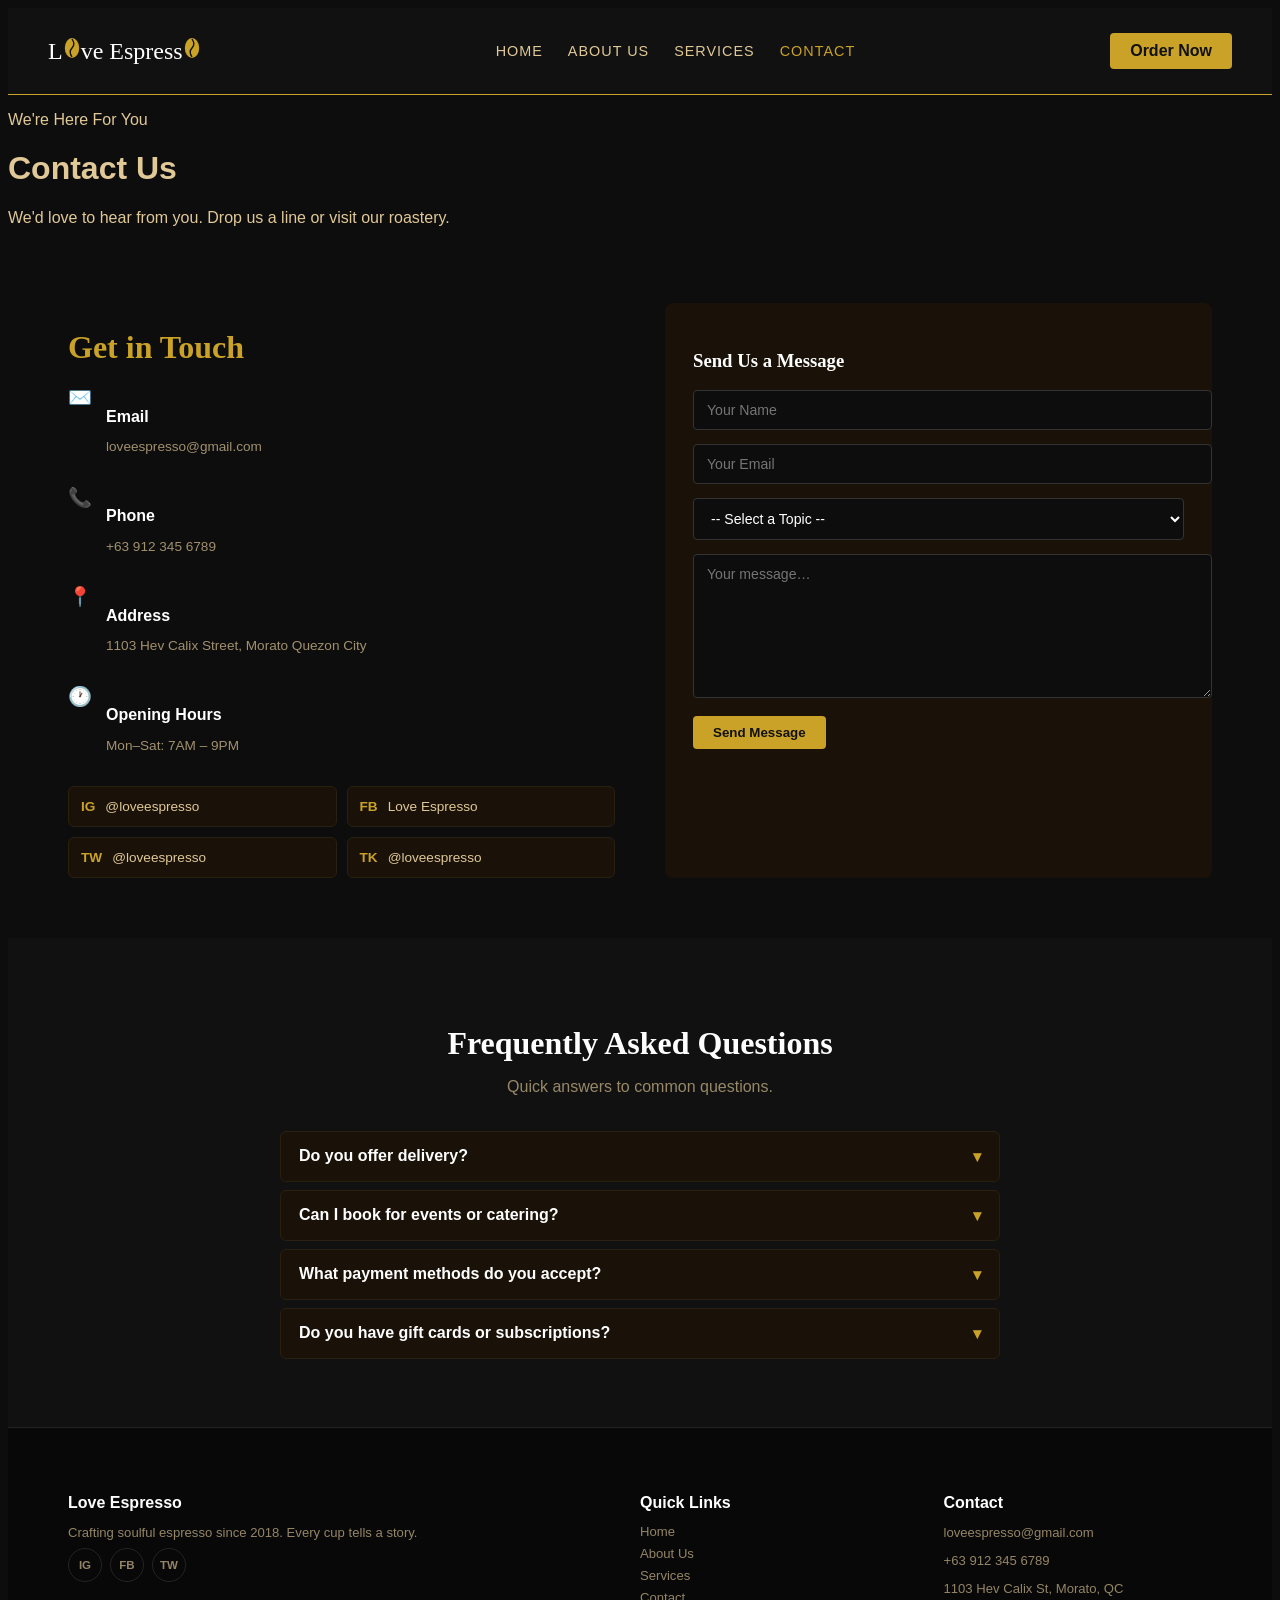
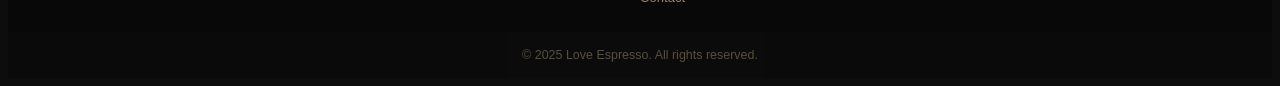
<file: contact.html>
<!DOCTYPE html>
<html lang="en">
<head>
  <meta charset="UTF-8" />
  <meta name="viewport" content="width=device-width, initial-scale=1.0" />
  <title>Love Espresso | Contact</title>
  <link rel="stylesheet" href="style.css">
</head>
<body>

  <nav>
    <a href="index.html" class="logo">
      L<svg width="18" height="22" viewBox="0 0 20 24" fill="none"><ellipse cx="10" cy="12" rx="8" ry="11" fill="#c9a227"/><path d="M10 2 Q14 8 10 12 Q6 16 10 22" stroke="#0d0d0d" stroke-width="1.5" fill="none"/></svg>ve
      Espress<svg width="18" height="22" viewBox="0 0 20 24" fill="none"><ellipse cx="10" cy="12" rx="8" ry="11" fill="#c9a227"/><path d="M10 2 Q14 8 10 12 Q6 16 10 22" stroke="#0d0d0d" stroke-width="1.5" fill="none"/></svg>
    </a>
    <ul>
      <li><a href="index.html">Home</a></li>
      <li><a href="about.html">About Us</a></li>
      <li><a href="services.html">Services</a></li>
      <li><a href="contact.html" class="active">Contact</a></li>
    </ul>
    <a href="contact.html" class="btn">Order Now</a>
  </nav>

  <!-- ── HERO BANNER ── -->
  <div class="contact-hero">
    <div class="contact-hero-overlay"></div>
    <div class="contact-hero-content">
      <p class="contact-hero-eyebrow">We're Here For You</p>
      <h1>Contact Us</h1>
      <p class="contact-hero-sub">We'd love to hear from you. Drop us a line or visit our roastery.</p>
    </div>
  </div>

 

  <!-- ── CONTACT BODY ── -->
  <div class="contact-wrap">
    <!-- Left: Info -->
    <div class="contact-info">
      <h2>Get in Touch</h2>

      <div class="info-row">
        <span>✉️</span>
        <div>
          <h4>Email</h4>
          <p>loveespresso@gmail.com</p>
        </div>
      </div>

      <div class="info-row">
        <span>📞</span>
        <div>
          <h4>Phone</h4>
          <p>+63 912 345 6789</p>
        </div>
      </div>

      <div class="info-row">
        <span>📍</span>
        <div>
          <h4>Address</h4>
          <p>1103 Hev Calix Street, Morato Quezon City</p>
        </div>
      </div>

      <div class="info-row">
        <span>🕐</span>
        <div>
          <h4>Opening Hours</h4>
          <p>Mon–Sat: 7AM – 9PM</p>
        </div>
      </div>

      <div class="socials">
        <a href="https://instagram.com/loveespresso" target="_blank" class="social-link">
          <b>IG</b> @loveespresso
        </a>
        <a href="https://facebook.com/loveespresso" target="_blank" class="social-link">
          <b>FB</b> Love Espresso
        </a>
        <a href="https://twitter.com/loveespresso" target="_blank" class="social-link">
          <b>TW</b> @loveespresso
        </a>
        <a href="https://tiktok.com/@loveespresso" target="_blank" class="social-link">
          <b>TK</b> @loveespresso
        </a>
      </div>
    </div>

    <!-- Right: Form -->
    <div class="contact-form">
      <h3>Send Us a Message</h3>
      <div class="form-group">
        <input type="text" placeholder="Your Name" />
      </div>
      <div class="form-group">
        <input type="email" placeholder="Your Email" />
      </div>
      <div class="form-group">
        <select>
          <option value="">-- Select a Topic --</option>
          <option>General Inquiry</option>
          <option>Order / Delivery</option>
          <option>Catering & Events</option>
          <option>Feedback</option>
          <option>Partnership</option>
        </select>
      </div>
      <div class="form-group">
        <textarea placeholder="Your message…"></textarea>
      </div>
      <button class="btn" onclick="showToast()">Send Message</button>
    </div>
  </div>

  <!-- FAQ -->
  <div class="section-dark">
    <h2>Frequently Asked Questions</h2>
    <p class="sub">Quick answers to common questions.</p>
    <div class="faq">
      <div class="faq-item">
        <div class="faq-q" onclick="toggleFaq(this)">Do you offer delivery? <span>▾</span></div>
        <div class="faq-a"><p>Yes! We deliver within Metro Manila via GrabFood and Foodpanda. Orders placed before 8PM are processed same day.</p></div>
      </div>
      <div class="faq-item">
        <div class="faq-q" onclick="toggleFaq(this)">Can I book for events or catering? <span>▾</span></div>
        <div class="faq-a"><p>Absolutely. We offer full-service espresso catering for corporate events, weddings, and private gatherings. Reach out via the form above.</p></div>
      </div>
      <div class="faq-item">
        <div class="faq-q" onclick="toggleFaq(this)">What payment methods do you accept? <span>▾</span></div>
        <div class="faq-a"><p>We accept cash, GCash, Maya, major credit cards, and bank transfers for bulk orders.</p></div>
      </div>
      <div class="faq-item">
        <div class="faq-q" onclick="toggleFaq(this)">Do you have gift cards or subscriptions? <span>▾</span></div>
        <div class="faq-a"><p>We offer monthly coffee subscriptions and digital gift cards. Visit the counter or send us a message to set one up.</p></div>
      </div>
    </div>
  </div>

  <footer>
    <div>
      <h4>Love Espresso</h4>
      <p>Crafting soulful espresso since 2018. Every cup tells a story.</p>
      <div class="foot-socials">
        <a href="#">IG</a>
        <a href="#">FB</a>
        <a href="#">TW</a>
      </div>
    </div>
    <div>
      <h4>Quick Links</h4>
      <a href="index.html">Home</a>
      <a href="about.html">About Us</a>
      <a href="services.html">Services</a>
      <a href="contact.html">Contact</a>
    </div>
    <div>
      <h4>Contact</h4>
      <p>loveespresso@gmail.com</p>
      <p>+63 912 345 6789</p>
      <p>1103 Hev Calix St, Morato, QC</p>
    </div>
  </footer>
  <div class="footer-btm">© 2025 Love Espresso. All rights reserved.</div>

  <div id="toast">Message sent! We'll get back to you soon ☕</div>

  <script>
    function showToast() {
      const t = document.getElementById('toast');
      t.classList.add('show');
      setTimeout(() => t.classList.remove('show'), 3200);
    }
    function toggleFaq(el) {
      el.closest('.faq-item').classList.toggle('open');
    }
  </script>
</body>
</html>
</file>
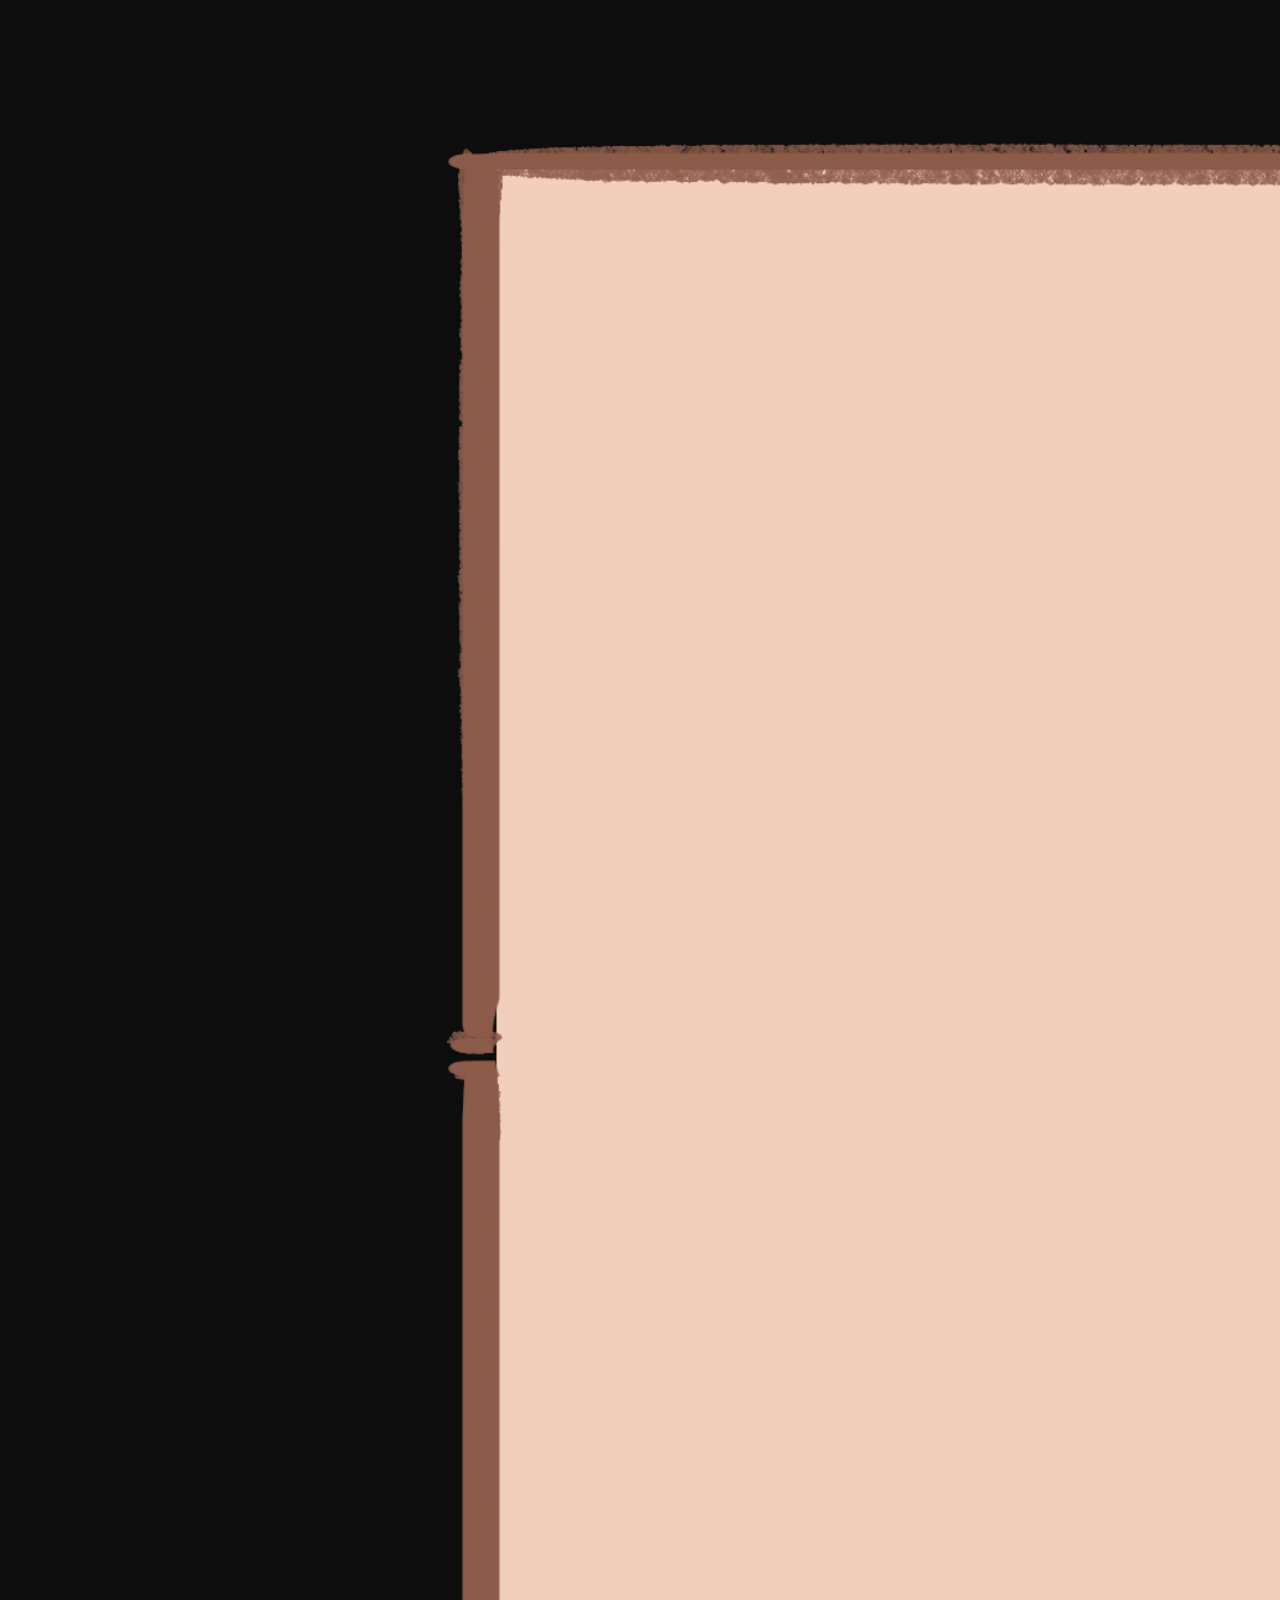
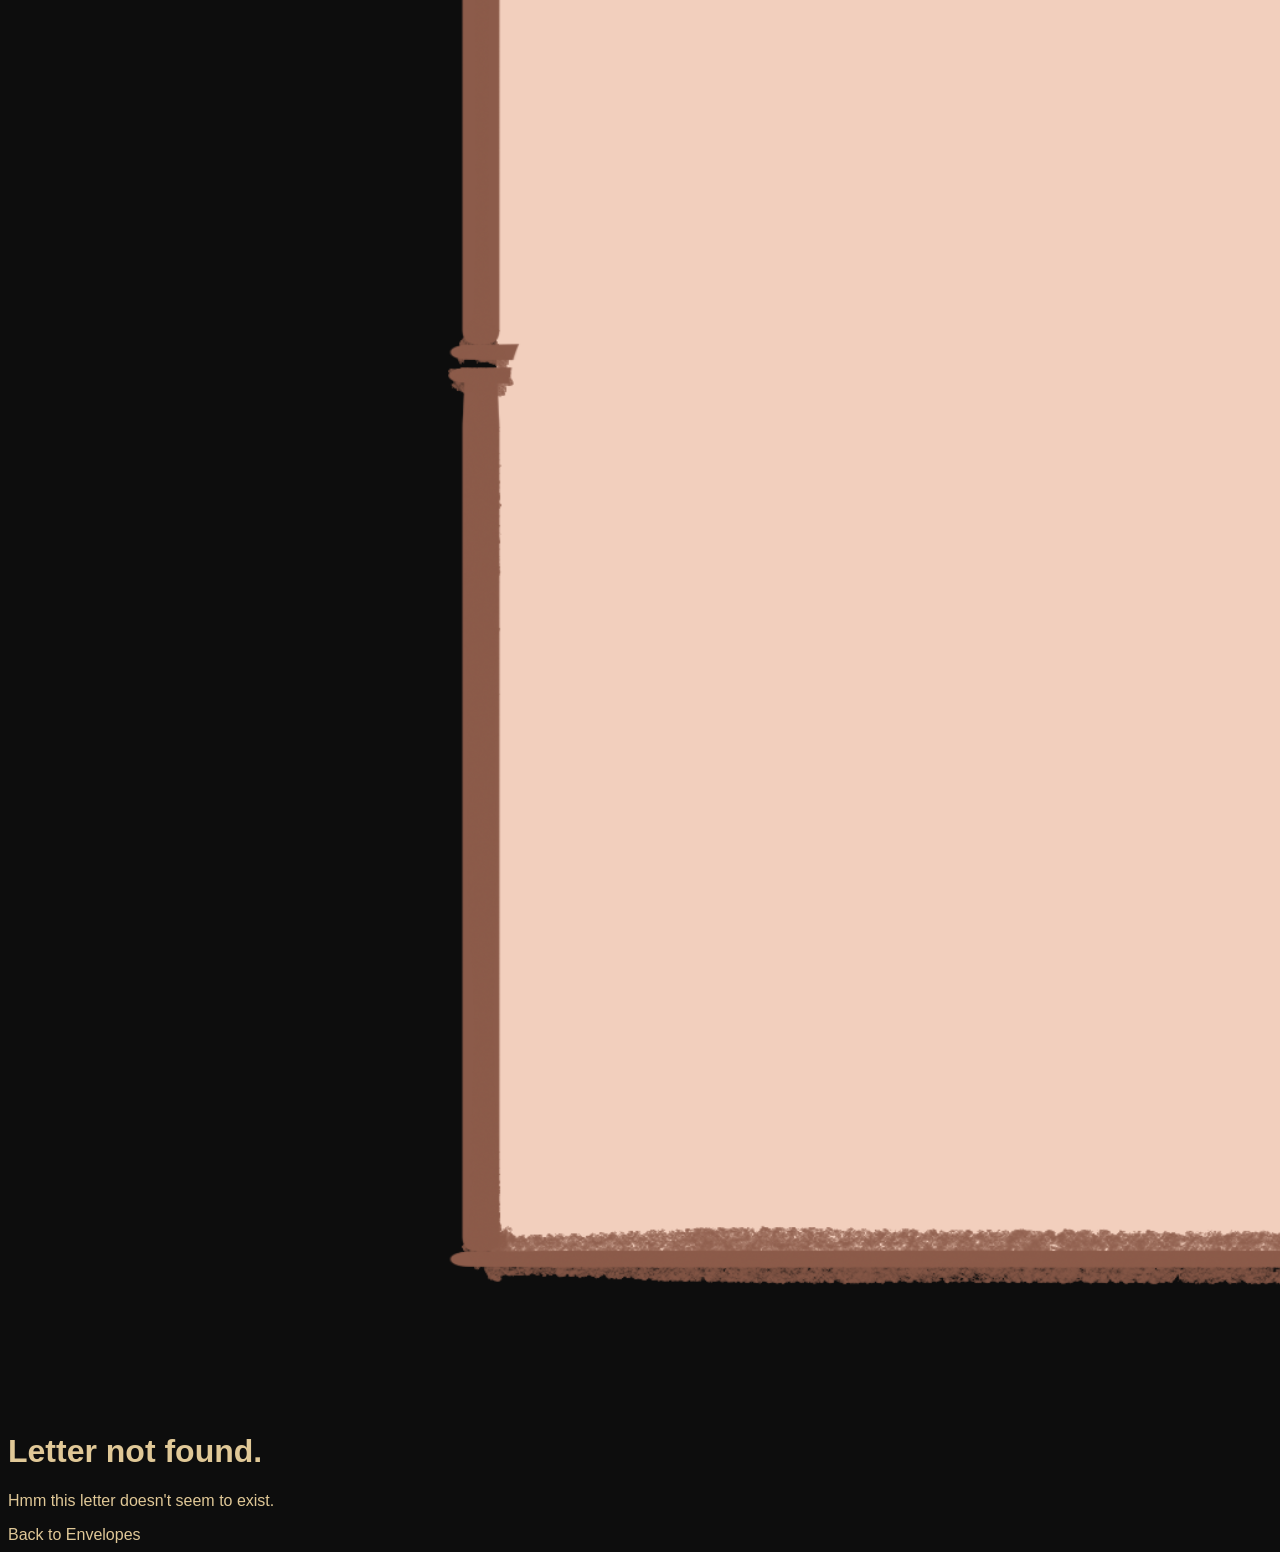
<file: letter.html>
<!doctype html>
<html lang="en">
  <head>
    <meta charset="UTF-8" />
    <meta name="viewport" content="width=device-width, initial-scale=1.0" />

    <title>Your Letter</title>

    <link rel="stylesheet" href="style.css" />
  </head>
  <body>
    <main class="letter-page">
      <div class="letter-container">
        <img
          src="envelope-opening.GIF"
          alt="Opening Letter"
          class="opening-gif"
        />
        <div class="letter-text hidden">
          <h1 id="letter-title"></h1>
          <p id="letter-message"></p>
        </div>
      </div>
      <a href="index.html" class="back-link"> Back to Envelopes </a>
    </main>
    <script src="script.js"></script>
  </body>
</html>
</file>
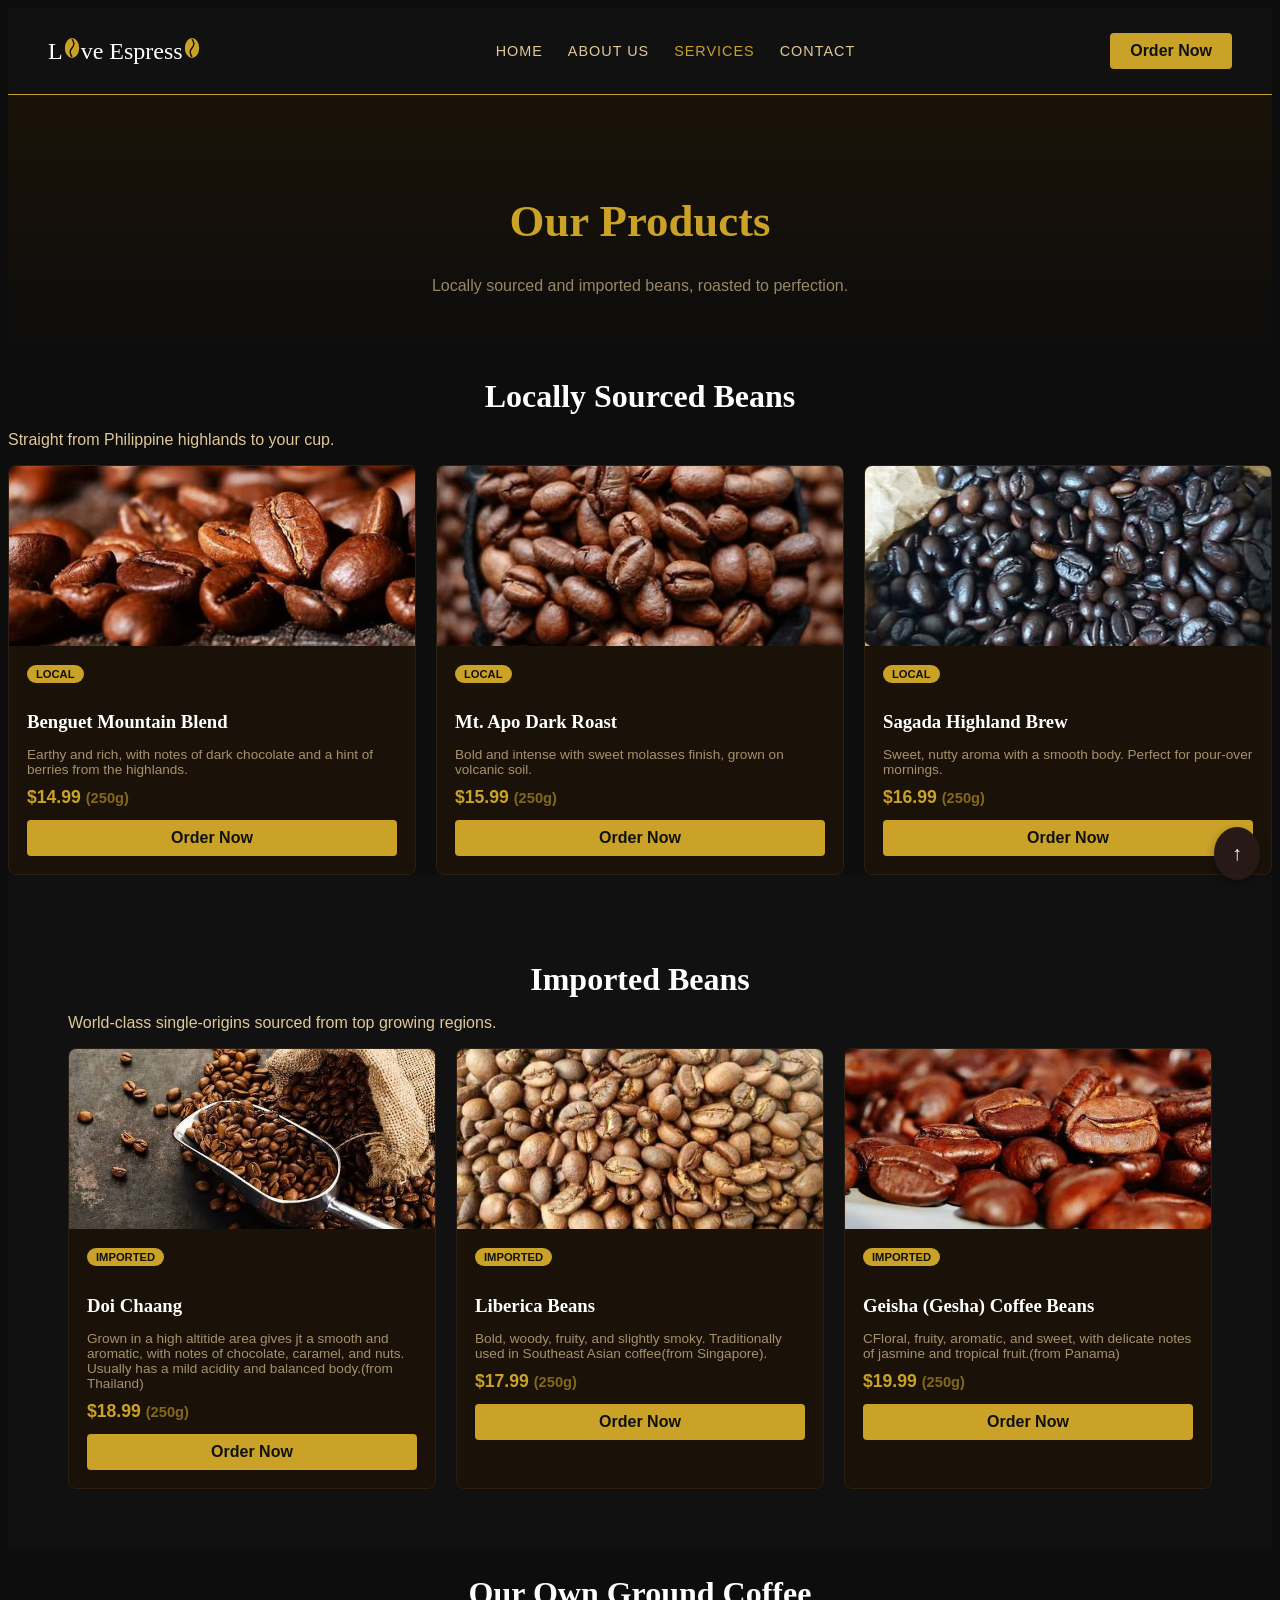
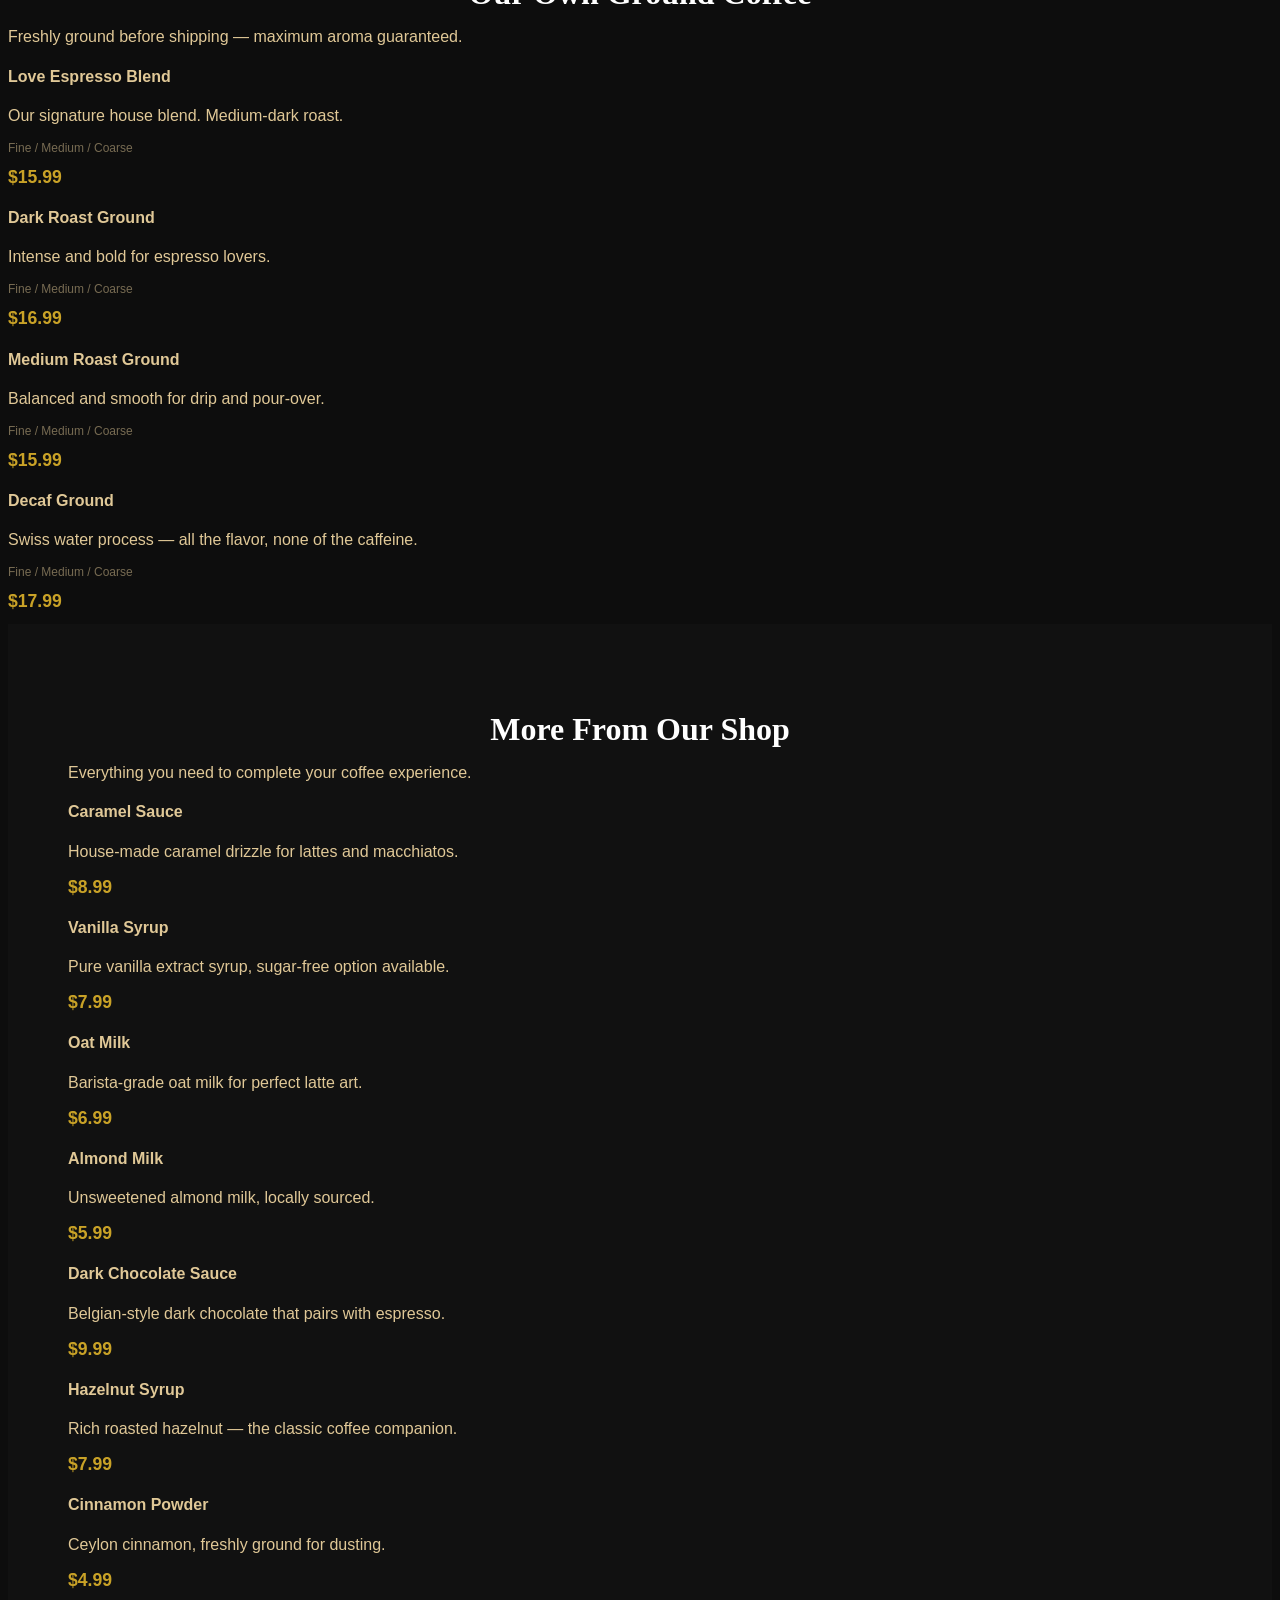
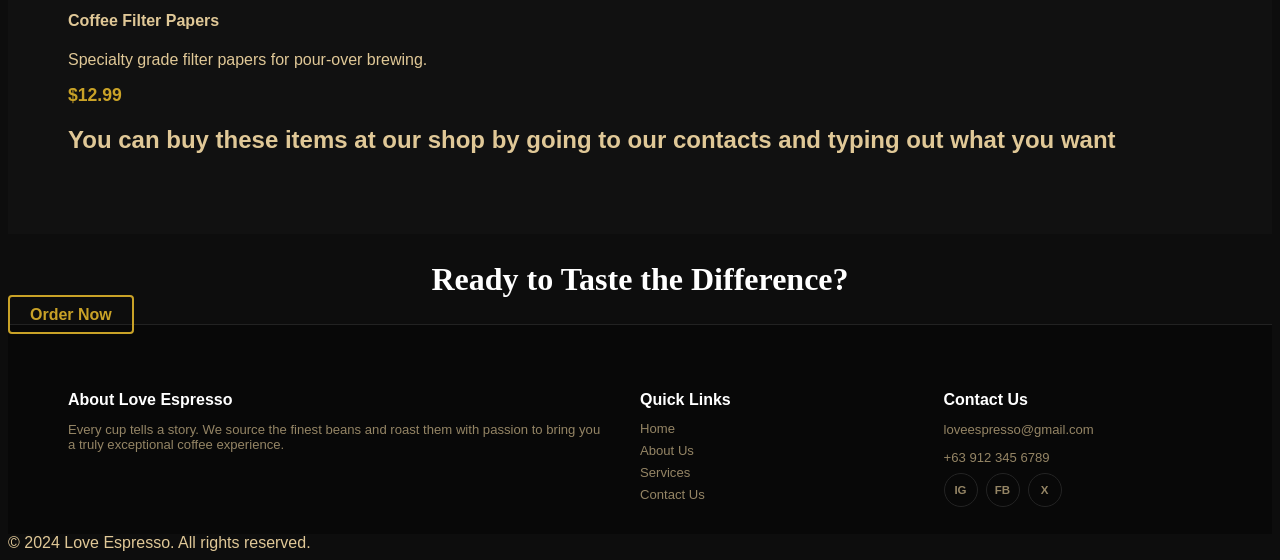
<file: services.html>
<!DOCTYPE html>
<html lang="en">
<head>
  <meta charset="UTF-8" />
  <meta name="viewport" content="width=device-width, initial-scale=1.0" />
  <title>Love Espresso | Services</title>
  <link rel="stylesheet" href="style.css">
</head>
<body>

  <nav>
    <a href="index.html" class="logo">
      L<svg width="18" height="22" viewBox="0 0 20 24" fill="none"><ellipse cx="10" cy="12" rx="8" ry="11" fill="#c9a227"/><path d="M10 2 Q14 8 10 12 Q6 16 10 22" stroke="#0d0d0d" stroke-width="1.5" fill="none"/></svg>ve
      Espress<svg width="18" height="22" viewBox="0 0 20 24" fill="none"><ellipse cx="10" cy="12" rx="8" ry="11" fill="#c9a227"/><path d="M10 2 Q14 8 10 12 Q6 16 10 22" stroke="#0d0d0d" stroke-width="1.5" fill="none"/></svg>
    </a>
    <ul>
      <li><a href="index.html">Home</a></li>
      <li><a href="about.html">About Us</a></li>
      <li><a href="services.html" class="active">Services</a></li>
      <li><a href="contact.html">Contact</a></li>
    </ul>
    <a href="contact.html" class="btn">Order Now</a>
  </nav>

  <div class="page-header">
    <h1>Our Products</h1>
    <p>Locally sourced and imported beans, roasted to perfection.</p>
  </div>

  <!-- Locally Sourced Beans -->
  <section>
    <h2>Locally Sourced Beans</h2>
    <p class="subtitle">Straight from Philippine highlands to your cup.</p>
    <div class="cards">
      <div class="card">
        <img src="brnguet mountain.jpg" alt="Local coffee beans" style="width:100%; height:180px; object-fit:cover; display:block;">
        <div class="card-body">
          <span class="badge local">LOCAL</span>
          <h3>Benguet Mountain Blend</h3>
          <p>Earthy and rich, with notes of dark chocolate and a hint of berries from the highlands.</p>
          <div class="price">$14.99 <small style="opacity:0.6;">(250g)</small></div>
          <a href="contact.html" class="btn" style="display:block; text-align:center;">Order Now</a>
        </div>
      </div>
      <div class="card">
        <img src="mtapo.jpg" alt="Local coffee beans" style="width:100%; height:180px; object-fit:cover; display:block;">
        <div class="card-body">
          <span class="badge local">LOCAL</span>
          <h3>Mt. Apo Dark Roast</h3>
          <p>Bold and intense with sweet molasses finish, grown on volcanic soil.</p>
          <div class="price">$15.99 <small style="opacity:0.6;">(250g)</small></div>
          <a href="contact.html" class="btn" style="display:block; text-align:center;">Order Now</a>
        </div>
      </div>
      <div class="card">
        <img src="sagada.jpg" alt="Local coffee beans" style="width:100%; height:180px; object-fit:cover; display:block;">
        <div class="card-body">
          <span class="badge local">LOCAL</span>
          <h3>Sagada Highland Brew</h3>
          <p>Sweet, nutty aroma with a smooth body. Perfect for pour-over mornings.</p>
          <div class="price">$16.99 <small style="opacity:0.6;">(250g)</small></div>
          <a href="contact.html" class="btn" style="display:block; text-align:center;">Order Now</a>
        </div>
      </div>
    </div>
  </section>

  <!-- Imported Beans -->
  <section style="background:#111; padding:60px;">
    <h2>Imported Beans</h2>
    <p class="subtitle">World-class single-origins sourced from top growing regions.</p>
    <div class="cards">
      <div class="card">
        <img src="doi.jpg" alt="Imported coffee beans" style="width:100%; height:180px; object-fit:cover; display:block;">
        <div class="card-body">
          <span class="badge">IMPORTED</span>
          <h3>Doi Chaang</h3>
          <p>Grown in a high altitide area gives jt a smooth and aromatic, with notes of chocolate, caramel, and nuts. Usually has a mild acidity and balanced body.(from Thailand)</p>
          <div class="price">$18.99 <small style="opacity:0.6;">(250g)</small></div>
          <a href="contact.html" class="btn" style="display:block; text-align:center;">Order Now</a>
        </div>
      </div>
      <div class="card">
        <img src="lierica.jpg" alt="Imported coffee beans" style="width:100%; height:180px; object-fit:cover; display:block;">
        <div class="card-body">
          <span class="badge">IMPORTED</span>
          <h3>Liberica Beans</h3>
          <p>Bold, woody, fruity, and slightly smoky. Traditionally used in Southeast Asian coffee(from Singapore).</p>
          <div class="price">$17.99 <small style="opacity:0.6;">(250g)</small></div>
          <a href="contact.html" class="btn" style="display:block; text-align:center;">Order Now</a>
        </div>
      </div>
      <div class="card">
        <img src="geisha.jpg" alt="Imported coffee beans" style="width:100%; height:180px; object-fit:cover; display:block;">
        <div class="card-body">
          <span class="badge">IMPORTED</span>
          <h3>Geisha (Gesha) Coffee Beans</h3>
          <p>CFloral, fruity, aromatic, and sweet, with delicate notes of jasmine and tropical fruit.(from Panama)</p>
          <div class="price">$19.99 <small style="opacity:0.6;">(250g)</small></div>
          <a href="contact.html" class="btn" style="display:block; text-align:center;">Order Now</a>
        </div>
      </div>
    </div>
  </section>

  <!-- Ground Coffee -->
  <section>
    <h2>Our Own Ground Coffee</h2>
    <p class="subtitle">Freshly ground before shipping — maximum aroma guaranteed.</p>
    <div class="products-grid">
      <div class="product-item">
        <h4>Love Espresso Blend</h4>
        <p>Our signature house blend. Medium-dark roast.</p>
        <p style="font-size:0.75rem; opacity:0.5;">Fine / Medium / Coarse</p>
        <div class="price">$15.99</div>
      </div>
      <div class="product-item">
        <h4>Dark Roast Ground</h4>
        <p>Intense and bold for espresso lovers.</p>
        <p style="font-size:0.75rem; opacity:0.5;">Fine / Medium / Coarse</p>
        <div class="price">$16.99</div>
      </div>
      <div class="product-item">
        <h4>Medium Roast Ground</h4>
        <p>Balanced and smooth for drip and pour-over.</p>
        <p style="font-size:0.75rem; opacity:0.5;">Fine / Medium / Coarse</p>
        <div class="price">$15.99</div>
      </div>
      <div class="product-item">
        <h4>Decaf Ground</h4>
        <p>Swiss water process — all the flavor, none of the caffeine.</p>
        <p style="font-size:0.75rem; opacity:0.5;">Fine / Medium / Coarse</p>
        <div class="price">$17.99</div>
      </div>
    </div>
  </section>

  <!-- Other Shop Items -->
  <section style="background:#111; padding:60px;">
    <h2>More From Our Shop</h2>
    <p class="subtitle">Everything you need to complete your coffee experience.</p>
    <div class="products-grid">
      <div class="product-item"><h4>Caramel Sauce</h4><p>House-made caramel drizzle for lattes and macchiatos.</p><div class="price">$8.99</div></div>
      <div class="product-item"><h4>Vanilla Syrup</h4><p>Pure vanilla extract syrup, sugar-free option available.</p><div class="price">$7.99</div></div>
      <div class="product-item"><h4>Oat Milk</h4><p>Barista-grade oat milk for perfect latte art.</p><div class="price">$6.99</div></div>
      <div class="product-item"><h4>Almond Milk</h4><p>Unsweetened almond milk, locally sourced.</p><div class="price">$5.99</div></div>
      <div class="product-item"><h4>Dark Chocolate Sauce</h4><p>Belgian-style dark chocolate that pairs with espresso.</p><div class="price">$9.99</div></div>
      <div class="product-item"><h4>Hazelnut Syrup</h4><p>Rich roasted hazelnut — the classic coffee companion.</p><div class="price">$7.99</div></div>
      <div class="product-item"><h4>Cinnamon Powder</h4><p>Ceylon cinnamon, freshly ground for dusting.</p><div class="price">$4.99</div></div>
      <div class="product-item"><h4>Coffee Filter Papers</h4><p>Specialty grade filter papers for pour-over brewing.</p><div class="price">$12.99</div></div>
      <h1>You can buy these items at our shop by going to our contacts and typing out what you want</h1>
    </div>
  </section>

  <!-- CTA -->
  <div class="cta-banner">
    <h2>Ready to Taste the Difference?</h2>
    <a href="contact.html" class="btn btn-outline">Order Now</a>
  </div>

  <!-- Footer -->
  <footer>
    <div>
      <h4>About Love Espresso</h4>
      <p>Every cup tells a story. We source the finest beans and roast them with passion to bring you a truly exceptional coffee experience.</p>
    </div>
    <div>
      <h4>Quick Links</h4>
      <a href="index.html">Home</a>
      <a href="about.html">About Us</a>
      <a href="services.html">Services</a>
      <a href="contact.html">Contact Us</a>
    </div>
    <div>
      <h4>Contact Us</h4>
      <p>loveespresso@gmail.com</p>
      <p>+63 912 345 6789</p>
      <div class="foot-socials">
        <a href="https://instagram.com/loveespresso" target="_blank">IG</a>
        <a href="https://facebook.com/loveespresso" target="_blank">FB</a>
        <a href="https://twitter.com/loveespresso" target="_blank">X</a>
      </div>
    </div>
  </footer>
  <div class="footer-bottom">&copy; 2024 Love Espresso. All rights reserved.</div>
<a href="#" id="scrollTopBtn">↑</a>
</body>
</html>
</file>
<file: style.css>
<<<<<<< HEAD
@import url('https://fonts.googleapis.com/css2?family=Playfair+Display:wght@700&family=Poppins&display=swap');

* { margin: 0; padding: 0; box-sizing: border-box; }

body {
  font-family: 'Poppins', sans-serif;
  background: #0d0d0d;
  color: #e0c897;
}
p{
  text-size:30px
}

a { text-decoration: none; color: inherit; }

/* NAV */
nav {
  background: #111;
  padding: 18px 40px;
  display: flex;
  justify-content: space-between;
  align-items: center;
  border-bottom: 1px solid #c9a227;
}

.logo { font-family: 'Playfair Display', serif; font-size: 1.5rem; color: #fff; }

nav ul { list-style: none; display: flex; gap: 25px; }

nav ul a { font-size: 0.9rem; text-transform: uppercase; letter-spacing: 1px; }
nav ul a:hover, nav ul a.active { color: #c9a227; }

.btn {
  background: #c9a227;
  color: #111;
  padding: 9px 20px;
  border-radius: 4px;
  font-weight: bold;
  border: none;
  cursor: pointer;
  font-family: 'Poppins', sans-serif;
}
.btn:hover { background: #ddb830; }
.btn-outline { background: transparent; border: 2px solid #c9a227; color: #c9a227; }
.btn-outline:hover { background: #c9a227; color: #111; }

/* HERO */
.hero {
  display: flex;
  align-items: center;
  justify-content: space-between;
  padding: 80px 60px;
  gap: 40px;
}
.hero h1 { font-family: 'Playfair Display', serif; font-size: 3rem; color: #fff; margin-bottom: 15px; }
.hero h1 span { color: #c9a227; display: block; }
.hero p { opacity: 0.8; margin-bottom: 25px; max-width: 420px; }
.hero-btns { display: flex; gap: 12px; }
.hero img { width: 42%; border-radius: 8px; height: 380px; object-fit: cover; }

/* SECTIONS */
.section { padding: 60px; }
.section-dark { padding: 60px; background: #111; }

h2 { font-family: 'Playfair Display', serif; font-size: 2rem; color: #fff; text-align: center; margin-bottom: 8px; }
.sub { text-align: center; opacity: 0.65; margin-bottom: 35px; }

/* CARDS */
.cards { display: grid; grid-template-columns: repeat(3, 1fr); gap: 20px; }

.card { background: #1a1208; border-radius: 8px; border: 1px solid #2a1f10; overflow: hidden; }
.card:hover { transform: translateY(-5px); transition: 0.2s; }
.card img { width: 100%; height: 190px; object-fit: cover; }
.card-body { padding: 18px; }
.card-body h3 { font-family: 'Playfair Display', serif; color: #fff; margin-bottom: 8px; }
.card-body p { font-size: 0.85rem; opacity: 0.7; margin-bottom: 10px; }
.price { color: #c9a227; font-size: 1.1rem; font-weight: bold; margin-bottom: 12px; }
.stars { color: #c9a227; margin-bottom: 10px; }
.badge { background: #c9a227; color: #111; font-size: 0.7rem; font-weight: bold; padding: 3px 9px; border-radius: 20px; display: inline-block; margin-bottom: 10px; }

/* PAGE HEADER */
.page-header { text-align: center; padding: 70px 20px 40px; background: linear-gradient(#1a1208, #0d0d0d); }
.page-header h1 { font-family: 'Playfair Display', serif; font-size: 2.8rem; color: #c9a227; }
.page-header p { opacity: 0.65; margin-top: 8px; }

/* ABOUT */
.story { display: flex; gap: 50px; align-items: center; padding: 60px; }
.story img { width: 42%; height: 340px; object-fit: cover; border-radius: 8px; }
.story h2 { text-align: left; margin-bottom: 15px; }
.story p { opacity: 0.8; margin-bottom: 12px; }

.values { display: grid; grid-template-columns: repeat(3, 1fr); gap: 18px; margin-top: 30px; }
.value-box { background: #1a1208; padding: 22px; border-radius: 8px; text-align: center; border: 1px solid #2a1f10; }
.value-box h3 { color: #c9a227; margin-bottom: 8px; }
.value-box p { font-size: 0.85rem; opacity: 0.7; }

.team { display: grid; grid-template-columns: repeat(3, 1fr); gap: 25px; margin-top: 30px; }
.team-card { background: #1a1208; padding: 25px 18px; border-radius: 8px; text-align: center; border: 1px solid #2a1f10; }
.team-card img { width: 280px; height: 350px; border-radius: 50%; border: 3px solid #c9a227; margin-bottom: 16px; object-fit: cover; }
.team-card h3 { font-family: 'Playfair Display', serif; color: #c9a227; }
.team-card .role { font-size: 0.75rem; text-transform: uppercase; letter-spacing: 1px; opacity: 0.7; margin-bottom: 10px; }
.team-card p { font-size: 0.82rem; opacity: 0.7; }

/* SERVICES */
.grid4 { display: grid; grid-template-columns: repeat(4, 1fr); gap: 16px; margin-top: 25px; }
.item { background: #1a1208; padding: 18px; border-radius: 8px; border: 1px solid #2a1f10; }
.item h4 { color: #c9a227; font-family: 'Playfair Display', serif; margin-bottom: 6px; }
.item p { font-size: 0.8rem; opacity: 0.65; margin-bottom: 8px; }
.item .price { font-size: 0.95rem; margin-bottom: 0; }s

/* QUOTE */
.quote { background: #111; text-align: center; padding: 60px; border-top: 1px solid #c9a22730; border-bottom: 1px solid #c9a22730; }
.quote h2 { font-style: italic; }
.quote p { color: #c9a227; margin-top: 12px; }

/* CONTACT */
.contact-wrap { display: grid; grid-template-columns: 1fr 1fr; gap: 50px; padding: 60px; }
.contact-info h2 { text-align: left; color: #c9a227; margin-bottom: 20px; }
.info-row { display: flex; gap: 14px; margin-bottom: 18px; align-items: flex-start; }
.info-row span { font-size: 1.2rem; }
.info-row h4 { color: #fff; margin-bottom: 2px; }
.info-row p { font-size: 0.85rem; opacity: 0.7; }
.socials { display: grid; grid-template-columns: 1fr 1fr; gap: 10px; margin-top: 20px; }
.social-link { background: #1a1208; padding: 12px; border-radius: 6px; border: 1px solid #2a1f10; display: flex; gap: 10px; align-items: center; font-size: 0.85rem; }
.social-link:hover { border-color: #c9a227; color: #c9a227; }
.social-link b { color: #c9a227; }

.contact-form { background: #1a1208; padding: 28px; border-radius: 8px; }
.contact-form h3 { font-family: 'Playfair Display', serif; color: #fff; margin-bottom: 18px; }
.form-group { margin-bottom: 14px; }
.form-group input, .form-group select, .form-group textarea {
  width: 100%; background: #0d0d0d; border: 1px solid #333;
  padding: 11px 13px; color: #fff; border-radius: 4px;
  font-family: 'Poppins', sans-serif; font-size: 0.88rem;
}
.form-group input:focus, .form-group select:focus, .form-group textarea:focus { outline: none; border-color: #c9a227; }
.form-group textarea { min-height: 120px; resize: vertical; }

/* FAQ */
.faq { max-width: 720px; margin: 35px auto 0; }
.faq-item { background: #1a1208; border-radius: 6px; margin-bottom: 8px; border: 1px solid #2a1f10; }
.faq-q { padding: 15px 18px; cursor: pointer; display: flex; justify-content: space-between; font-weight: 600; color: #fff; }
.faq-q span { color: #c9a227; transition: transform 0.2s; }
.faq-item.open .faq-q span { transform: rotate(180deg); }
.faq-a { max-height: 0; overflow: hidden; transition: max-height 0.3s; }
.faq-item.open .faq-a { max-height: 160px; }
.faq-a p { padding: 0 18px 14px; opacity: 0.7; font-size: 0.88rem; }

/* FOOTER */
footer { background: #080808; padding: 45px 60px 20px; display: grid; grid-template-columns: 2fr 1fr 1fr; gap: 35px; border-top: 1px solid #222; }
footer h4 { color: #fff; margin-bottom: 12px; }
footer p, footer a { font-size: 0.82rem; opacity: 0.65; display: block; margin-bottom: 7px; }
footer a:hover { color: #c9a227; opacity: 1; }
.foot-socials { display: flex; gap: 8px; margin-top: 8px; }
.foot-socials a { width: 32px; height: 32px; border-radius: 50%; border: 1px solid #333; display: flex; align-items: center; justify-content: center; font-size: 0.72rem; font-weight: bold; }
.foot-socials a:hover { background: #c9a227; border-color: #c9a227; color: #111; opacity: 1; }
.footer-btm { text-align: center; padding: 16px; font-size: 0.78rem; opacity: 0.35; background: #080808; }

/* TOAST */
#toast { position: fixed; bottom: 28px; left: 50%; transform: translateX(-50%) translateY(60px); background: #c9a227; color: #111; padding: 11px 22px; border-radius: 25px; font-weight: bold; opacity: 0; transition: 0.3s; z-index: 99; }
#toast.show { opacity: 1; transform: translateX(-50%) translateY(0); }

html {
    scroll-behavior: smooth;
}

#scrollTopBtn {
    position: fixed;
    bottom: 20px;
    right: 20px;
    z-index: 9999;

    background-color: #271A16;
    color: white;
    text-decoration: none;
    padding: 15px 18px;
    border-radius: 50%;
    font-size: 20px;
    box-shadow: 0 4px 10px rgba(0, 0, 0, 0.3);
}

#scrollTopBtn:hover {
    background-color: #a08679;
=======
@import url('https://fonts.googleapis.com/css2?family=Monsieur+La+Doulaise&family=Special+Elite&display=swap');

* {
    box-sizing: border-box;
}

body {
    margin: 0;
    min-height: 100vh;

    background-image: url("bg.jpg");
    background-size: cover;
    background-position: center;
    background-repeat: no-repeat;
    background-attachment: fixed;

    color: #4a3030;
    font-family: "Special Elite", monospace;

    display: flex;
    align-items: center;
    justify-content: center;
}

a {
    color: inherit;
}

/* Home Page */

.home {
    width: 850px;
    max-width: 90vw;

    height: 780px;
    max-height: 90vh;

    background: rgba(255, 241, 243, 0.94);

    border-radius: 35px;
    padding: 60px 70px;

    overflow-y: auto;

    scrollbar-width: none;
    -ms-overflow-style: none;
}

.home::-webkit-scrollbar {
    display: none;
}

.home h1 {
    margin: 0 0 10px;
    font-family: "Monsieur La Doulaise", cursive;
    font-size: 60px;
    font-weight: 400;
    text-align: center;
}

.home > p {
    margin: 0 0 45px;
    text-align: center;
}

/* Envelope Grid */

.envelope-grid {
    display: grid;

    grid-template-columns: 1fr 1fr;

    gap: 45px 60px;
    width: 650px;
    max-width: 100%;
    margin: 0 auto;
}

.envelope {
    width: 260px;
    justify-self: center;
    text-align: center;
    text-decoration: none;
    transition: transform 0.2s ease;
}

.envelope img {
    display: block;

    width: 250px;
    height: 185px;
    margin: 0 auto;

    object-fit: contain;
}

.envelope p {
    margin: 12px 0 0;
    font-size: 17px;
    line-height: 1.4;
}

.envelope:hover {
    transform: translateY(-6px);
}

/* Letter Page */
.letter-container {
    position: relative;
    width: 700px;
    max-width: 90vw;
    margin-top: 30px;
}

.opening-gif {
    display: block;
    width: 100%;
    height: auto;
}

.letter-text {
    position: absolute;
    top: 50%;
    left: 50%;

    transform: translate(-50%, -50%);

    width: 55%;

    text-align: center;
    opacity: 1;
    transition: opacity 1.5s ease;
}

.letter-text.hidden {
    opacity: 0;
}

.letter-text h1 {
    margin: 0 0 20px;
    font-size: 24px;
    font-weight: normal;
}

.letter-text p {
    margin: 0;
    font-size: 13px;
    line-height: 1.6;
}

.back-link {
    margin-top: 30px;
    font-size: 14px;
    text-decoration: none;
}

.back-link:hover{
    text-decoration: underline;
}

/* mobile version */
@media (max-width: 600px) {

  body {
    padding: 20px 0;
  }


  /* HOME */

  .home {
    width: 90vw;

    height: 80vh;

    padding: 40px 15px;

    border-radius: 25px;

    overflow-y: auto;

    /* Hide scrollbar */
    scrollbar-width: none;
    -ms-overflow-style: none;
  }

  .home::-webkit-scrollbar {
    display: none;
  }

  .home h1 {
    font-size: 42px;
  }

  .home > p {
    margin-bottom: 30px;
  }


  /* ENVELOPES */

  .envelope-grid {
    width: 100%;

    grid-template-columns: 1fr 1fr;

    gap: 30px 0;

    justify-items: center;
  }

  .envelope {
    width: 150px;

    justify-self: center;
  }

  .envelope img {
    width: 150px;
    height: 115px;
  }

  .envelope p {
    margin-top: 8px;

    font-size: 14px;
  }


  /* LETTER */

  .letter-page {
    padding: 30px 15px;
  }

  .letter-container {
    width: 95vw;

    margin-top: 20px;
  }

  .letter-text {
    width: 55%;
  }

  .letter-text h1 {
    margin-bottom: 12px;

    font-size: 18px;
  }

  .letter-text p {
    font-size: 12px;
    line-height: 1.5;
  }


  /* BACK LINK */

  .back-link {
    margin-top: 20px;

    font-size: 13px;
  }
>>>>>>> fb1fbdf (initial commit)
}
</file>
